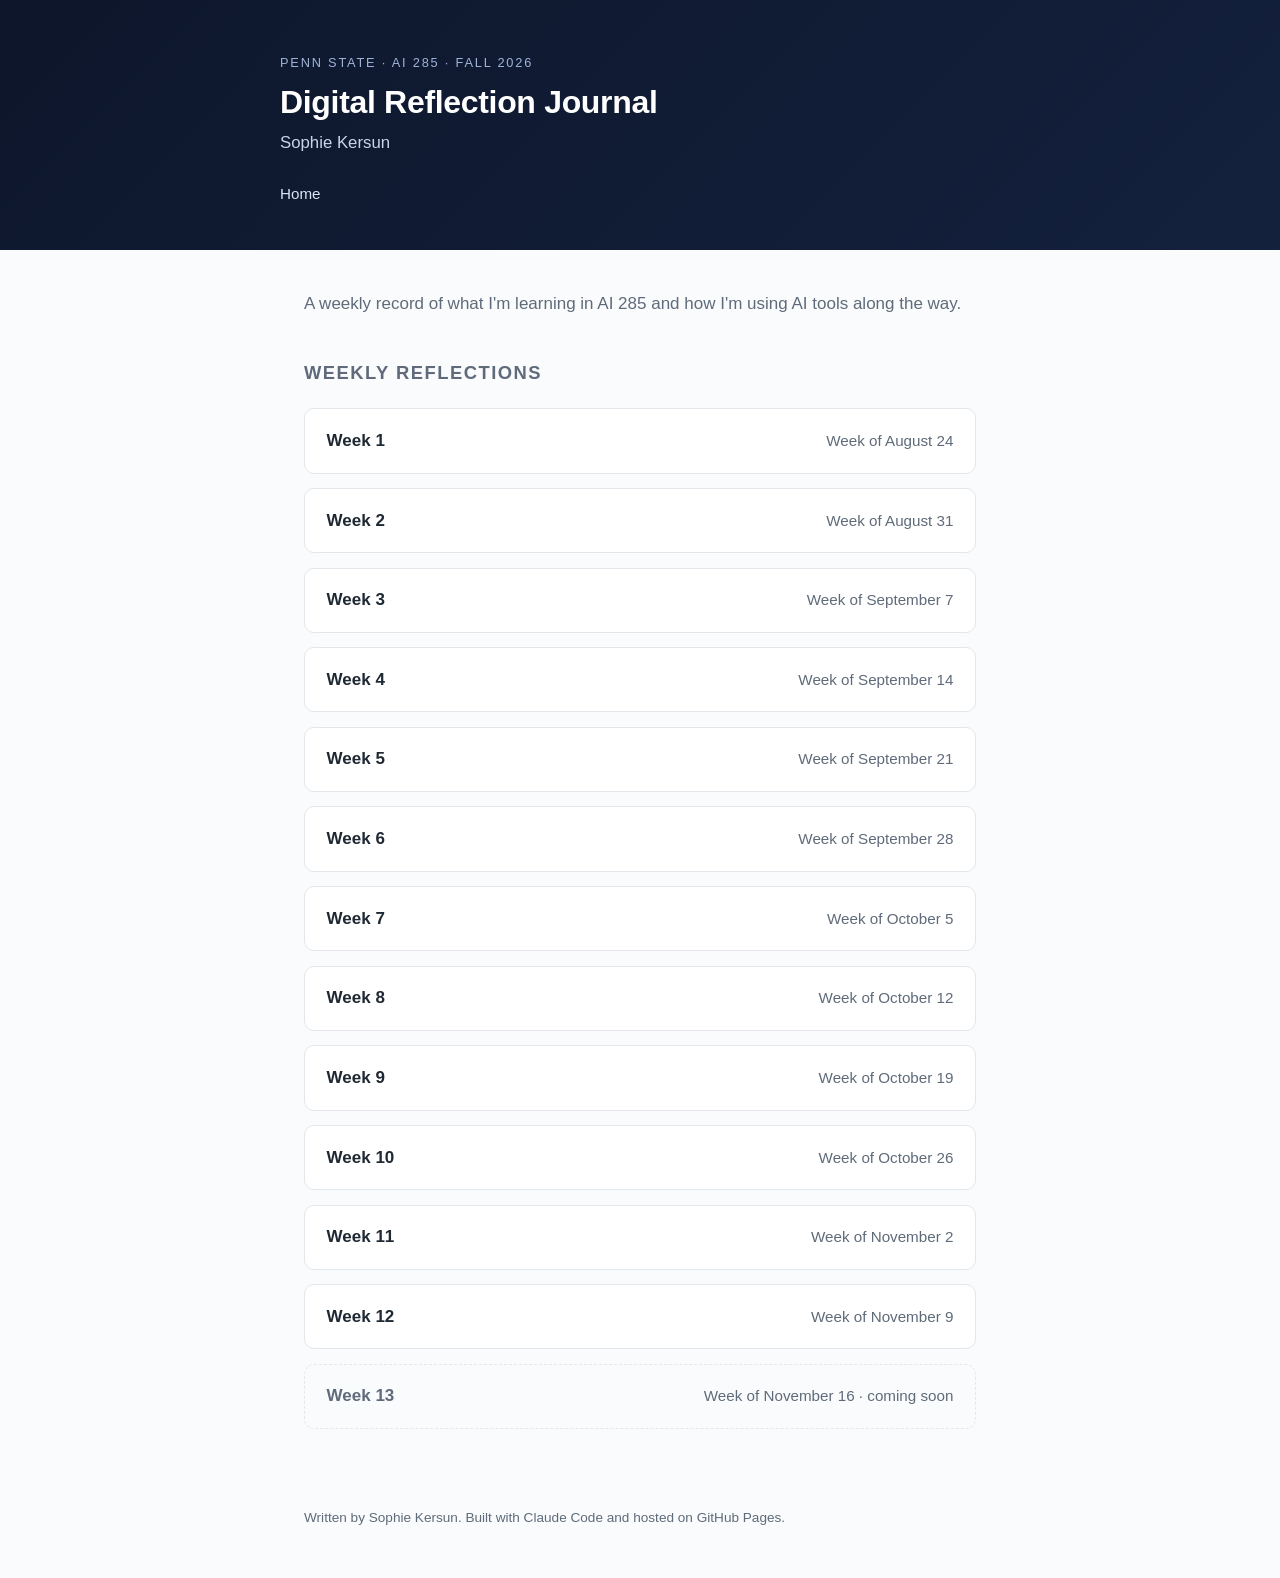
<file: index.html>
<!doctype html>
<html lang="en">
<head>
  <meta charset="utf-8">
  <meta name="viewport" content="width=device-width, initial-scale=1">
  <title>AI 285 | Weekly Reflections</title>
  <link rel="stylesheet" href="style.css">
</head>
<body>
  <header class="site-header">
    <div class="inner">
      <p class="kicker">Penn State · AI 285 · Fall 2026</p>
      <h1>Digital Reflection Journal</h1>
      <p class="byline">Sophie Kersun</p>
      <nav><a href="index.html">Home</a></nav>
    </div>
  </header>

  <main>
    <p class="intro">A weekly record of what I'm learning in AI 285 and how I'm using AI tools along the way.</p>

    <h2>Weekly Reflections</h2>
    <ul class="entries">
      <li><a href="week1.html"><span class="week">Week 1</span><span class="date">Week of August 24</span></a></li>
      <li><a href="week2.html"><span class="week">Week 2</span><span class="date">Week of August 31</span></a></li>
      <li><a href="week3.html"><span class="week">Week 3</span><span class="date">Week of September 7</span></a></li>
      <li><a href="week4.html"><span class="week">Week 4</span><span class="date">Week of September 14</span></a></li>
      <li><a href="week5.html"><span class="week">Week 5</span><span class="date">Week of September 21</span></a></li>
      <li><a href="week6.html"><span class="week">Week 6</span><span class="date">Week of September 28</span></a></li>
      <li><a href="week7.html"><span class="week">Week 7</span><span class="date">Week of October 5</span></a></li>
      <li><a href="week8.html"><span class="week">Week 8</span><span class="date">Week of October 12</span></a></li>
      <li><a href="week9.html"><span class="week">Week 9</span><span class="date">Week of October 19</span></a></li>
      <li><a href="week10.html"><span class="week">Week 10</span><span class="date">Week of October 26</span></a></li>
      <li><a href="week11.html"><span class="week">Week 11</span><span class="date">Week of November 2</span></a></li>
      <li><a href="week12.html"><span class="week">Week 12</span><span class="date">Week of November 9</span></a></li>
      <li class="upcoming"><a><span class="week">Week 13</span><span class="date">Week of November 16 · coming soon</span></a></li>
    </ul>
  </main>

  <footer>Written by Sophie Kersun. Built with Claude Code and hosted on GitHub Pages.</footer>
</body>
</html>
</file>
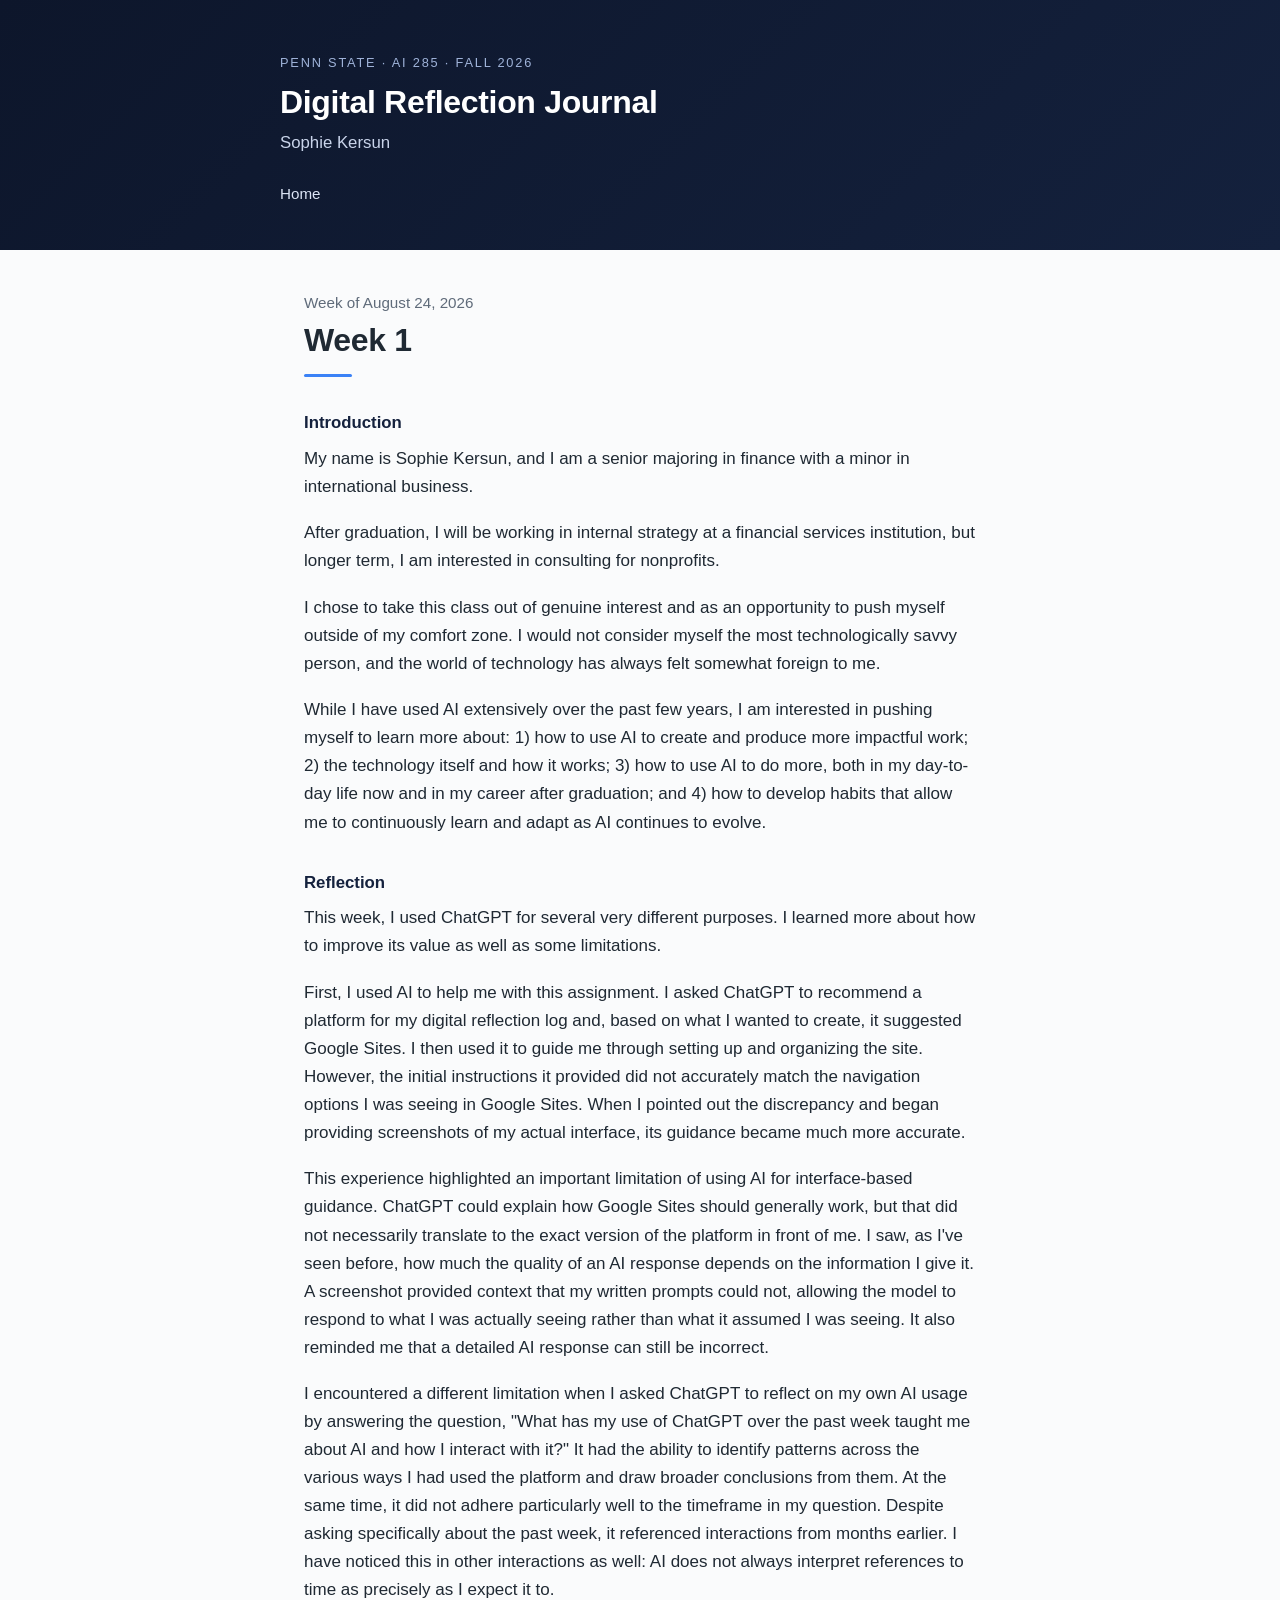
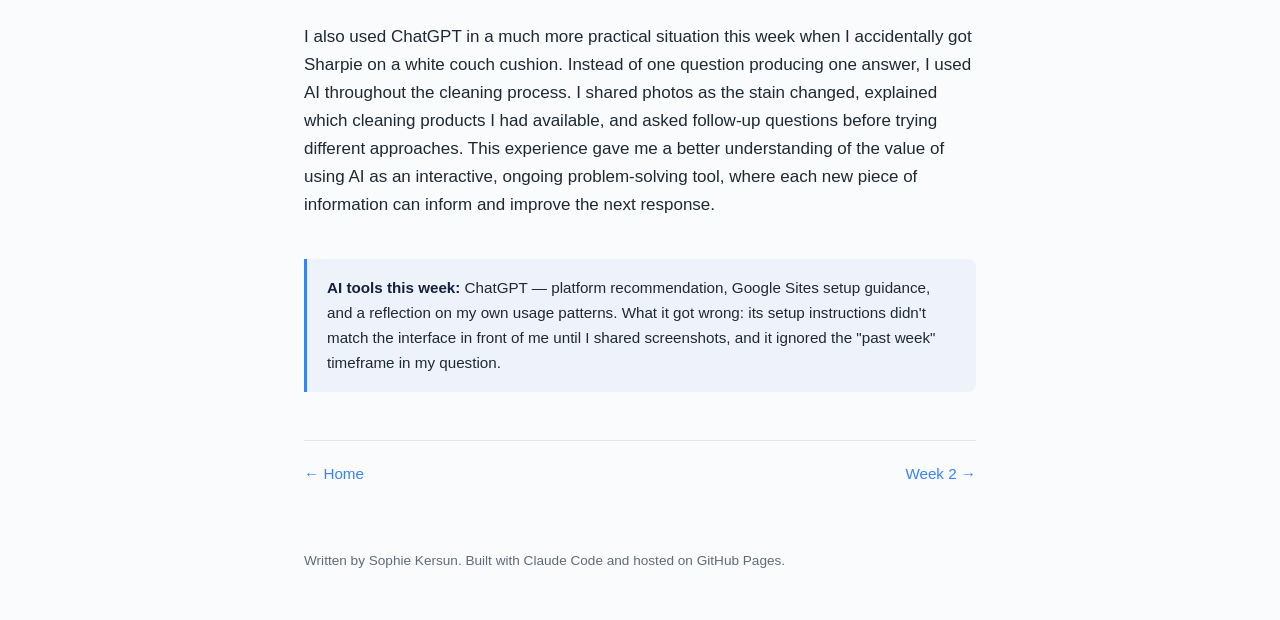
<file: week1.html>
<!doctype html>
<html lang="en">
<head>
  <meta charset="utf-8">
  <meta name="viewport" content="width=device-width, initial-scale=1">
  <title>Week 1 | AI 285 Weekly Reflections</title>
  <link rel="stylesheet" href="style.css">
</head>
<body>
  <header class="site-header">
    <div class="inner">
      <p class="kicker">Penn State · AI 285 · Fall 2026</p>
      <h1>Digital Reflection Journal</h1>
      <p class="byline">Sophie Kersun</p>
      <nav><a href="index.html">Home</a></nav>
    </div>
  </header>

  <main>
    <article class="post">
      <header>
        <p class="date">Week of August 24, 2026</p>
        <h1>Week 1</h1>
      </header>

      <h3>Introduction</h3>
      <p>My name is Sophie Kersun, and I am a senior majoring in finance with a minor in international business.</p>
      <p>After graduation, I will be working in internal strategy at a financial services institution, but longer term, I am interested in consulting for nonprofits.</p>
      <p>I chose to take this class out of genuine interest and as an opportunity to push myself outside of my comfort zone. I would not consider myself the most technologically savvy person, and the world of technology has always felt somewhat foreign to me.</p>
      <p>While I have used AI extensively over the past few years, I am interested in pushing myself to learn more about: 1) how to use AI to create and produce more impactful work; 2) the technology itself and how it works; 3) how to use AI to do more, both in my day-to-day life now and in my career after graduation; and 4) how to develop habits that allow me to continuously learn and adapt as AI continues to evolve.</p>

      <h3>Reflection</h3>
      <p>This week, I used ChatGPT for several very different purposes. I learned more about how to improve its value as well as some limitations.</p>
      <p>First, I used AI to help me with this assignment. I asked ChatGPT to recommend a platform for my digital reflection log and, based on what I wanted to create, it suggested Google Sites. I then used it to guide me through setting up and organizing the site. However, the initial instructions it provided did not accurately match the navigation options I was seeing in Google Sites. When I pointed out the discrepancy and began providing screenshots of my actual interface, its guidance became much more accurate.</p>
      <p>This experience highlighted an important limitation of using AI for interface-based guidance. ChatGPT could explain how Google Sites should generally work, but that did not necessarily translate to the exact version of the platform in front of me. I saw, as I've seen before, how much the quality of an AI response depends on the information I give it. A screenshot provided context that my written prompts could not, allowing the model to respond to what I was actually seeing rather than what it assumed I was seeing. It also reminded me that a detailed AI response can still be incorrect.</p>
      <p>I encountered a different limitation when I asked ChatGPT to reflect on my own AI usage by answering the question, "What has my use of ChatGPT over the past week taught me about AI and how I interact with it?" It had the ability to identify patterns across the various ways I had used the platform and draw broader conclusions from them. At the same time, it did not adhere particularly well to the timeframe in my question. Despite asking specifically about the past week, it referenced interactions from months earlier. I have noticed this in other interactions as well: AI does not always interpret references to time as precisely as I expect it to.</p>
      <p>I also used ChatGPT in a much more practical situation this week when I accidentally got Sharpie on a white couch cushion. Instead of one question producing one answer, I used AI throughout the cleaning process. I shared photos as the stain changed, explained which cleaning products I had available, and asked follow-up questions before trying different approaches. This experience gave me a better understanding of the value of using AI as an interactive, ongoing problem-solving tool, where each new piece of information can inform and improve the next response.</p>

      <div class="tools"><strong>AI tools this week:</strong> ChatGPT — platform recommendation, Google Sites setup guidance, and a reflection on my own usage patterns. What it got wrong: its setup instructions didn't match the interface in front of me until I shared screenshots, and it ignored the "past week" timeframe in my question.</div>

      <nav class="post-nav">
        <a href="index.html">← Home</a>
        <a href="week2.html">Week 2 →</a>
      </nav>
    </article>
  </main>

  <footer>Written by Sophie Kersun. Built with Claude Code and hosted on GitHub Pages.</footer>
</body>
</html>
</file>
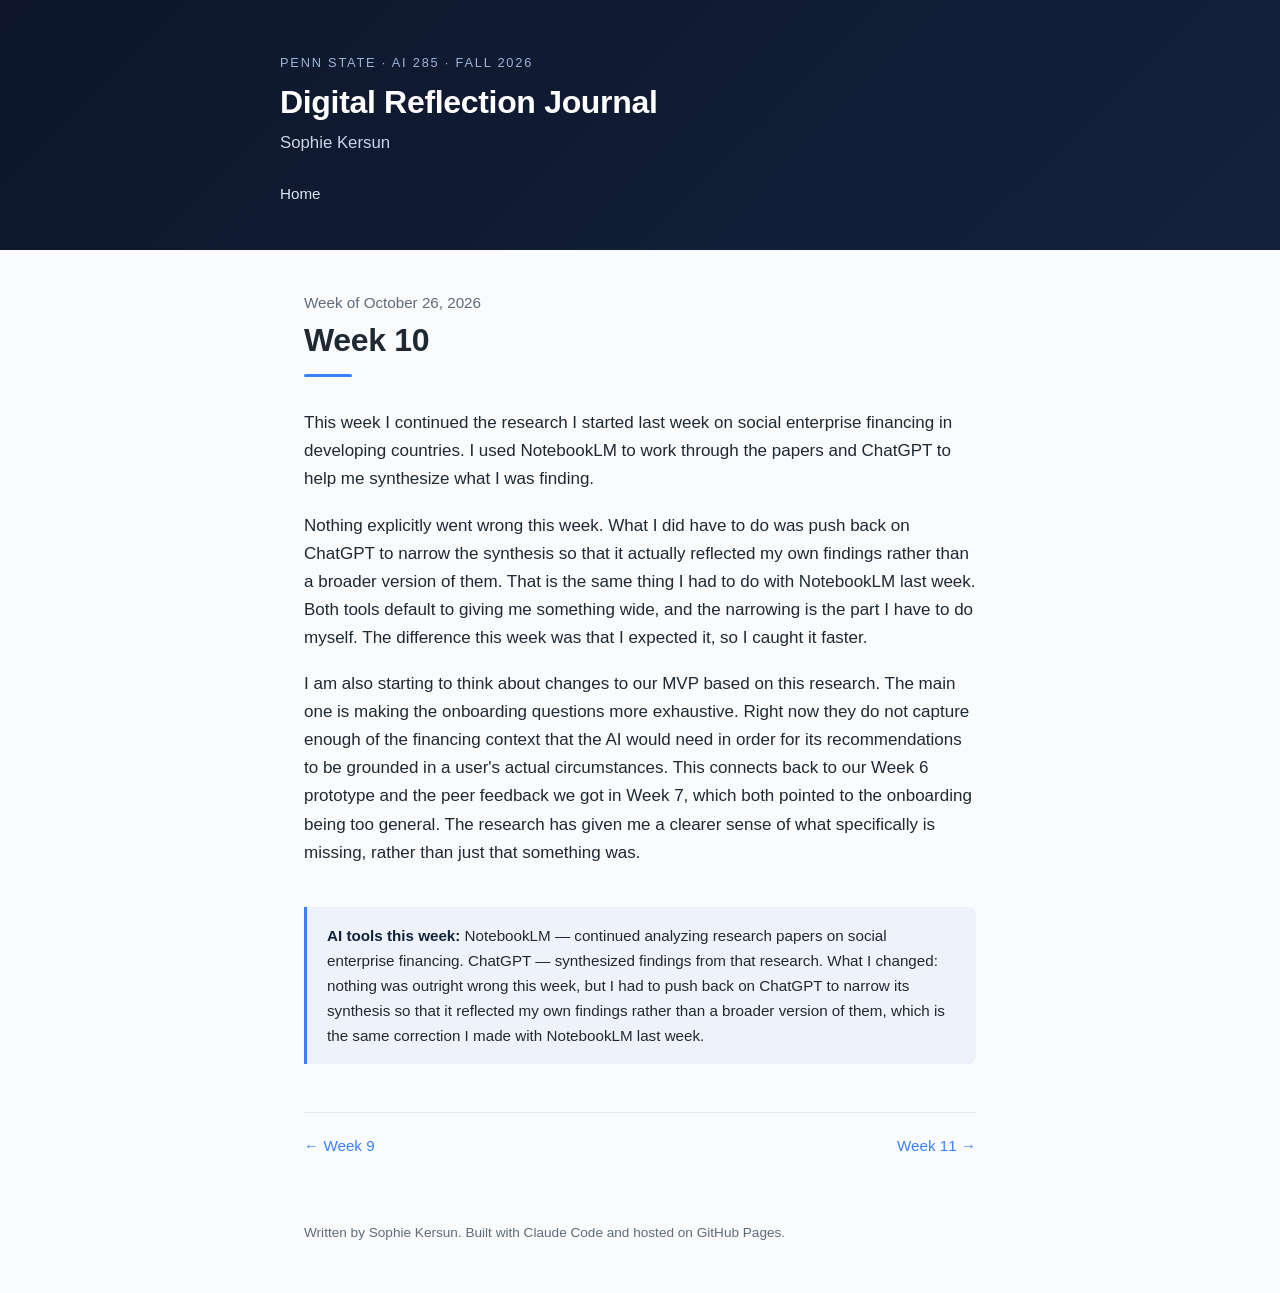
<file: week10.html>
<!doctype html>
<html lang="en">
<head>
  <meta charset="utf-8">
  <meta name="viewport" content="width=device-width, initial-scale=1">
  <title>Week 10 | AI 285 Weekly Reflections</title>
  <link rel="stylesheet" href="style.css">
</head>
<body>
  <header class="site-header">
    <div class="inner">
      <p class="kicker">Penn State · AI 285 · Fall 2026</p>
      <h1>Digital Reflection Journal</h1>
      <p class="byline">Sophie Kersun</p>
      <nav><a href="index.html">Home</a></nav>
    </div>
  </header>

  <main>
    <article class="post">
      <header>
        <p class="date">Week of October 26, 2026</p>
        <h1>Week 10</h1>
      </header>

      <p>This week I continued the research I started last week on social enterprise financing in developing countries. I used NotebookLM to work through the papers and ChatGPT to help me synthesize what I was finding.</p>

      <p>Nothing explicitly went wrong this week. What I did have to do was push back on ChatGPT to narrow the synthesis so that it actually reflected my own findings rather than a broader version of them. That is the same thing I had to do with NotebookLM last week. Both tools default to giving me something wide, and the narrowing is the part I have to do myself. The difference this week was that I expected it, so I caught it faster.</p>

      <p>I am also starting to think about changes to our MVP based on this research. The main one is making the onboarding questions more exhaustive. Right now they do not capture enough of the financing context that the AI would need in order for its recommendations to be grounded in a user's actual circumstances. This connects back to our Week 6 prototype and the peer feedback we got in Week 7, which both pointed to the onboarding being too general. The research has given me a clearer sense of what specifically is missing, rather than just that something was.</p>

      <div class="tools"><strong>AI tools this week:</strong> NotebookLM — continued analyzing research papers on social enterprise financing. ChatGPT — synthesized findings from that research. What I changed: nothing was outright wrong this week, but I had to push back on ChatGPT to narrow its synthesis so that it reflected my own findings rather than a broader version of them, which is the same correction I made with NotebookLM last week.</div>

      <nav class="post-nav">
        <a href="week9.html">← Week 9</a>
        <a href="week11.html">Week 11 →</a>
      </nav>
    </article>
  </main>

  <footer>Written by Sophie Kersun. Built with Claude Code and hosted on GitHub Pages.</footer>
</body>
</html>
</file>
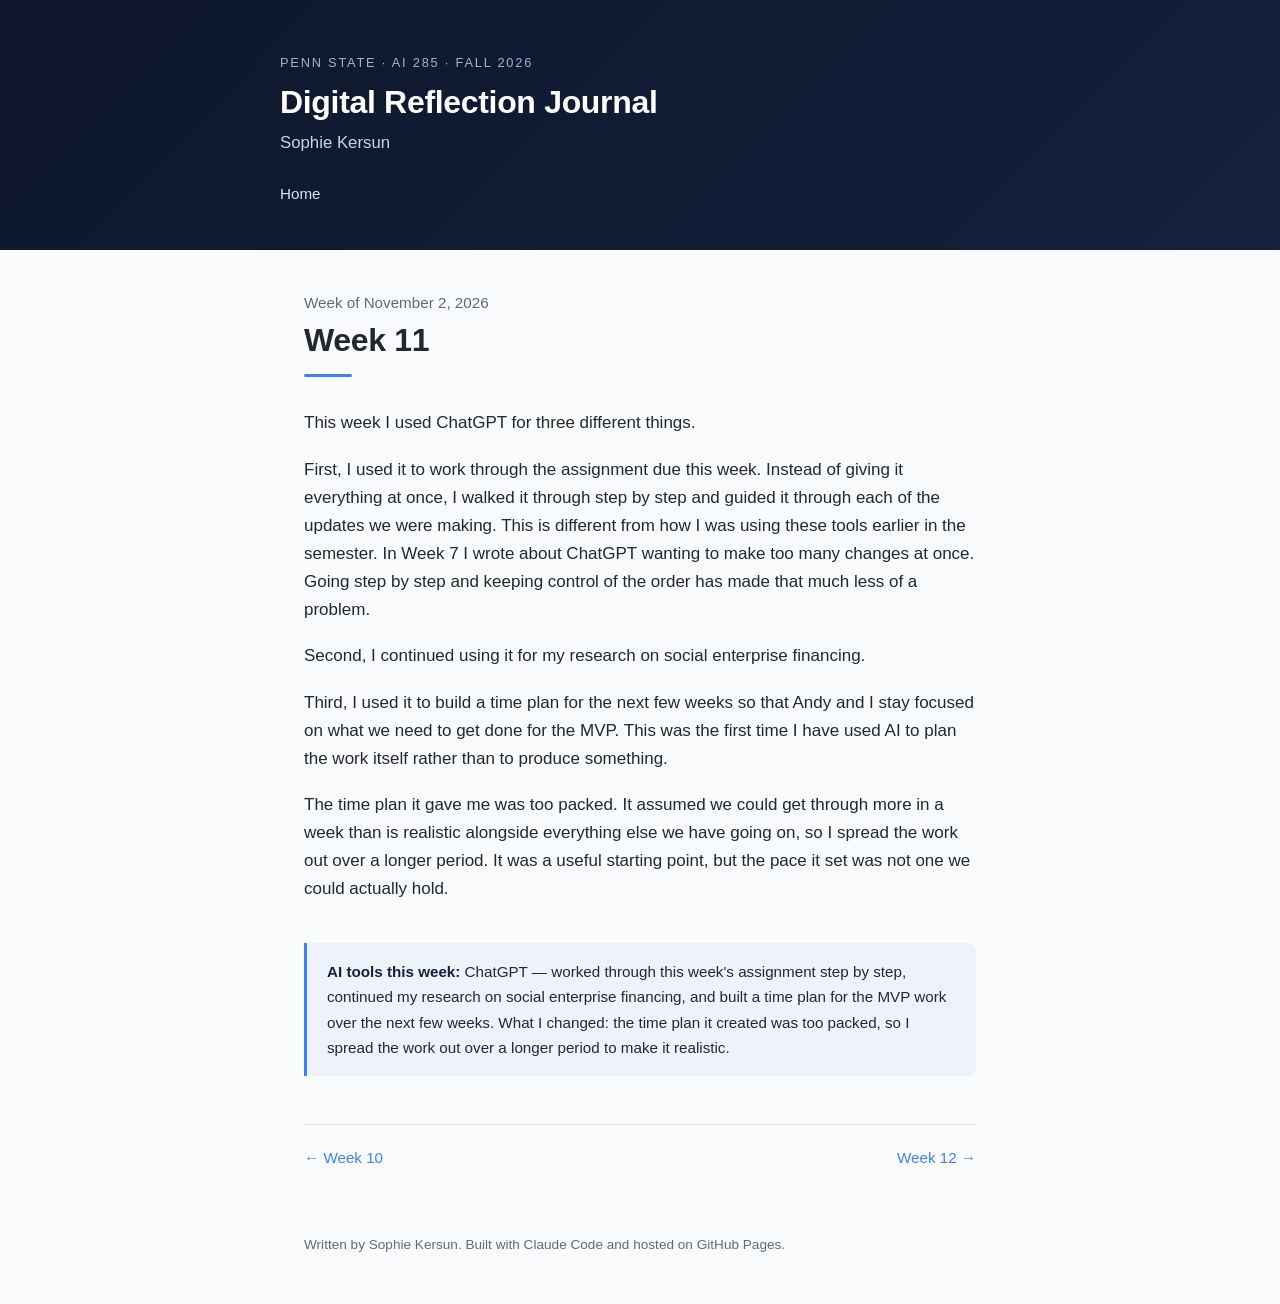
<file: week11.html>
<!doctype html>
<html lang="en">
<head>
  <meta charset="utf-8">
  <meta name="viewport" content="width=device-width, initial-scale=1">
  <title>Week 11 | AI 285 Weekly Reflections</title>
  <link rel="stylesheet" href="style.css">
</head>
<body>
  <header class="site-header">
    <div class="inner">
      <p class="kicker">Penn State · AI 285 · Fall 2026</p>
      <h1>Digital Reflection Journal</h1>
      <p class="byline">Sophie Kersun</p>
      <nav><a href="index.html">Home</a></nav>
    </div>
  </header>

  <main>
    <article class="post">
      <header>
        <p class="date">Week of November 2, 2026</p>
        <h1>Week 11</h1>
      </header>

      <p>This week I used ChatGPT for three different things.</p>

      <p>First, I used it to work through the assignment due this week. Instead of giving it everything at once, I walked it through step by step and guided it through each of the updates we were making. This is different from how I was using these tools earlier in the semester. In Week 7 I wrote about ChatGPT wanting to make too many changes at once. Going step by step and keeping control of the order has made that much less of a problem.</p>

      <p>Second, I continued using it for my research on social enterprise financing.</p>

      <p>Third, I used it to build a time plan for the next few weeks so that Andy and I stay focused on what we need to get done for the MVP. This was the first time I have used AI to plan the work itself rather than to produce something.</p>

      <p>The time plan it gave me was too packed. It assumed we could get through more in a week than is realistic alongside everything else we have going on, so I spread the work out over a longer period. It was a useful starting point, but the pace it set was not one we could actually hold.</p>

      <div class="tools"><strong>AI tools this week:</strong> ChatGPT — worked through this week's assignment step by step, continued my research on social enterprise financing, and built a time plan for the MVP work over the next few weeks. What I changed: the time plan it created was too packed, so I spread the work out over a longer period to make it realistic.</div>

      <nav class="post-nav">
        <a href="week10.html">← Week 10</a>
        <a href="week12.html">Week 12 →</a>
      </nav>
    </article>
  </main>

  <footer>Written by Sophie Kersun. Built with Claude Code and hosted on GitHub Pages.</footer>
</body>
</html>
</file>
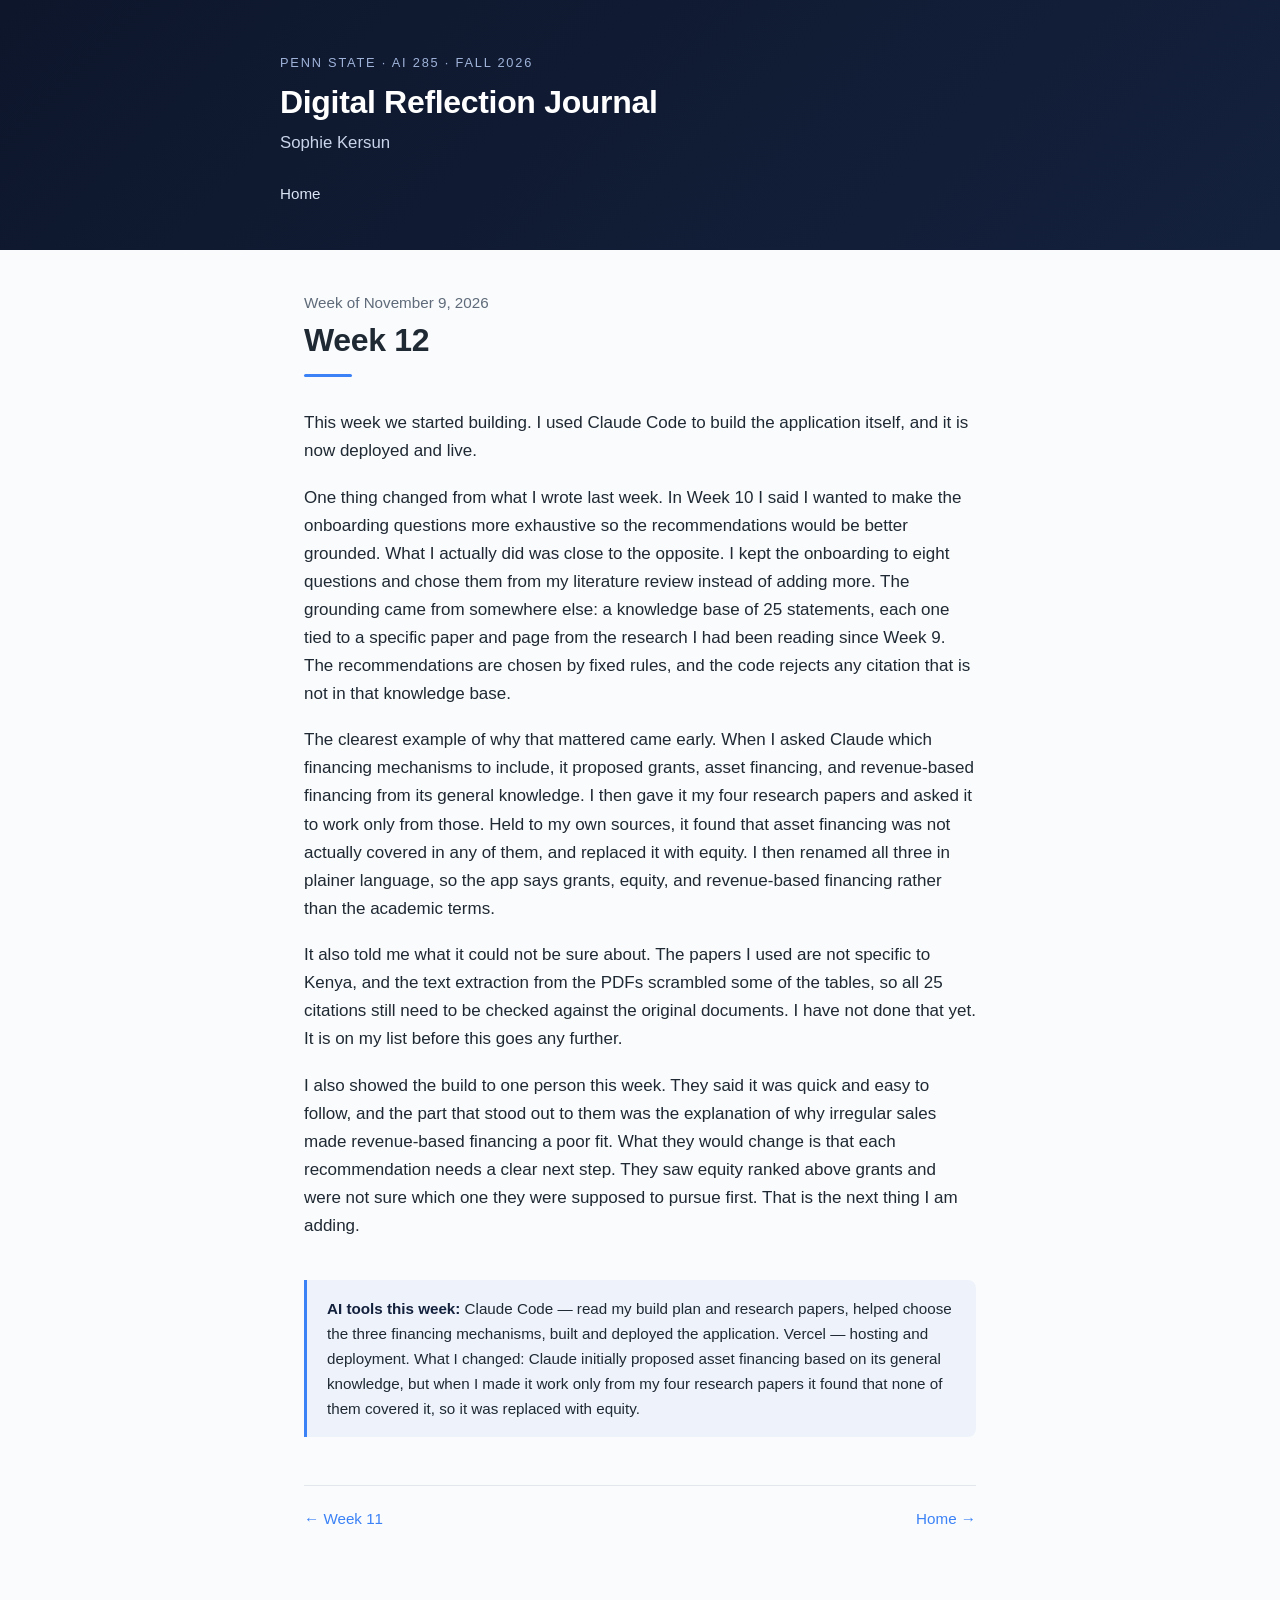
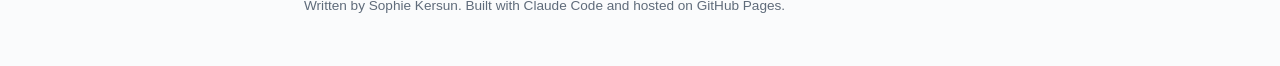
<file: week12.html>
<!doctype html>
<html lang="en">
<head>
  <meta charset="utf-8">
  <meta name="viewport" content="width=device-width, initial-scale=1">
  <title>Week 12 | AI 285 Weekly Reflections</title>
  <link rel="stylesheet" href="style.css">
</head>
<body>
  <header class="site-header">
    <div class="inner">
      <p class="kicker">Penn State · AI 285 · Fall 2026</p>
      <h1>Digital Reflection Journal</h1>
      <p class="byline">Sophie Kersun</p>
      <nav><a href="index.html">Home</a></nav>
    </div>
  </header>

  <main>
    <article class="post">
      <header>
        <p class="date">Week of November 9, 2026</p>
        <h1>Week 12</h1>
      </header>

      <p>This week we started building. I used Claude Code to build the application itself, and it is now deployed and live.</p>

      <p>One thing changed from what I wrote last week. In Week 10 I said I wanted to make the onboarding questions more exhaustive so the recommendations would be better grounded. What I actually did was close to the opposite. I kept the onboarding to eight questions and chose them from my literature review instead of adding more. The grounding came from somewhere else: a knowledge base of 25 statements, each one tied to a specific paper and page from the research I had been reading since Week 9. The recommendations are chosen by fixed rules, and the code rejects any citation that is not in that knowledge base.</p>

      <p>The clearest example of why that mattered came early. When I asked Claude which financing mechanisms to include, it proposed grants, asset financing, and revenue-based financing from its general knowledge. I then gave it my four research papers and asked it to work only from those. Held to my own sources, it found that asset financing was not actually covered in any of them, and replaced it with equity. I then renamed all three in plainer language, so the app says grants, equity, and revenue-based financing rather than the academic terms.</p>

      <p>It also told me what it could not be sure about. The papers I used are not specific to Kenya, and the text extraction from the PDFs scrambled some of the tables, so all 25 citations still need to be checked against the original documents. I have not done that yet. It is on my list before this goes any further.</p>

      <p>I also showed the build to one person this week. They said it was quick and easy to follow, and the part that stood out to them was the explanation of why irregular sales made revenue-based financing a poor fit. What they would change is that each recommendation needs a clear next step. They saw equity ranked above grants and were not sure which one they were supposed to pursue first. That is the next thing I am adding.</p>

      <div class="tools"><strong>AI tools this week:</strong> Claude Code — read my build plan and research papers, helped choose the three financing mechanisms, built and deployed the application. Vercel — hosting and deployment. What I changed: Claude initially proposed asset financing based on its general knowledge, but when I made it work only from my four research papers it found that none of them covered it, so it was replaced with equity.</div>

      <nav class="post-nav">
        <a href="week11.html">← Week 11</a>
        <a href="index.html">Home →</a>
      </nav>
    </article>
  </main>

  <footer>Written by Sophie Kersun. Built with Claude Code and hosted on GitHub Pages.</footer>
</body>
</html>
</file>
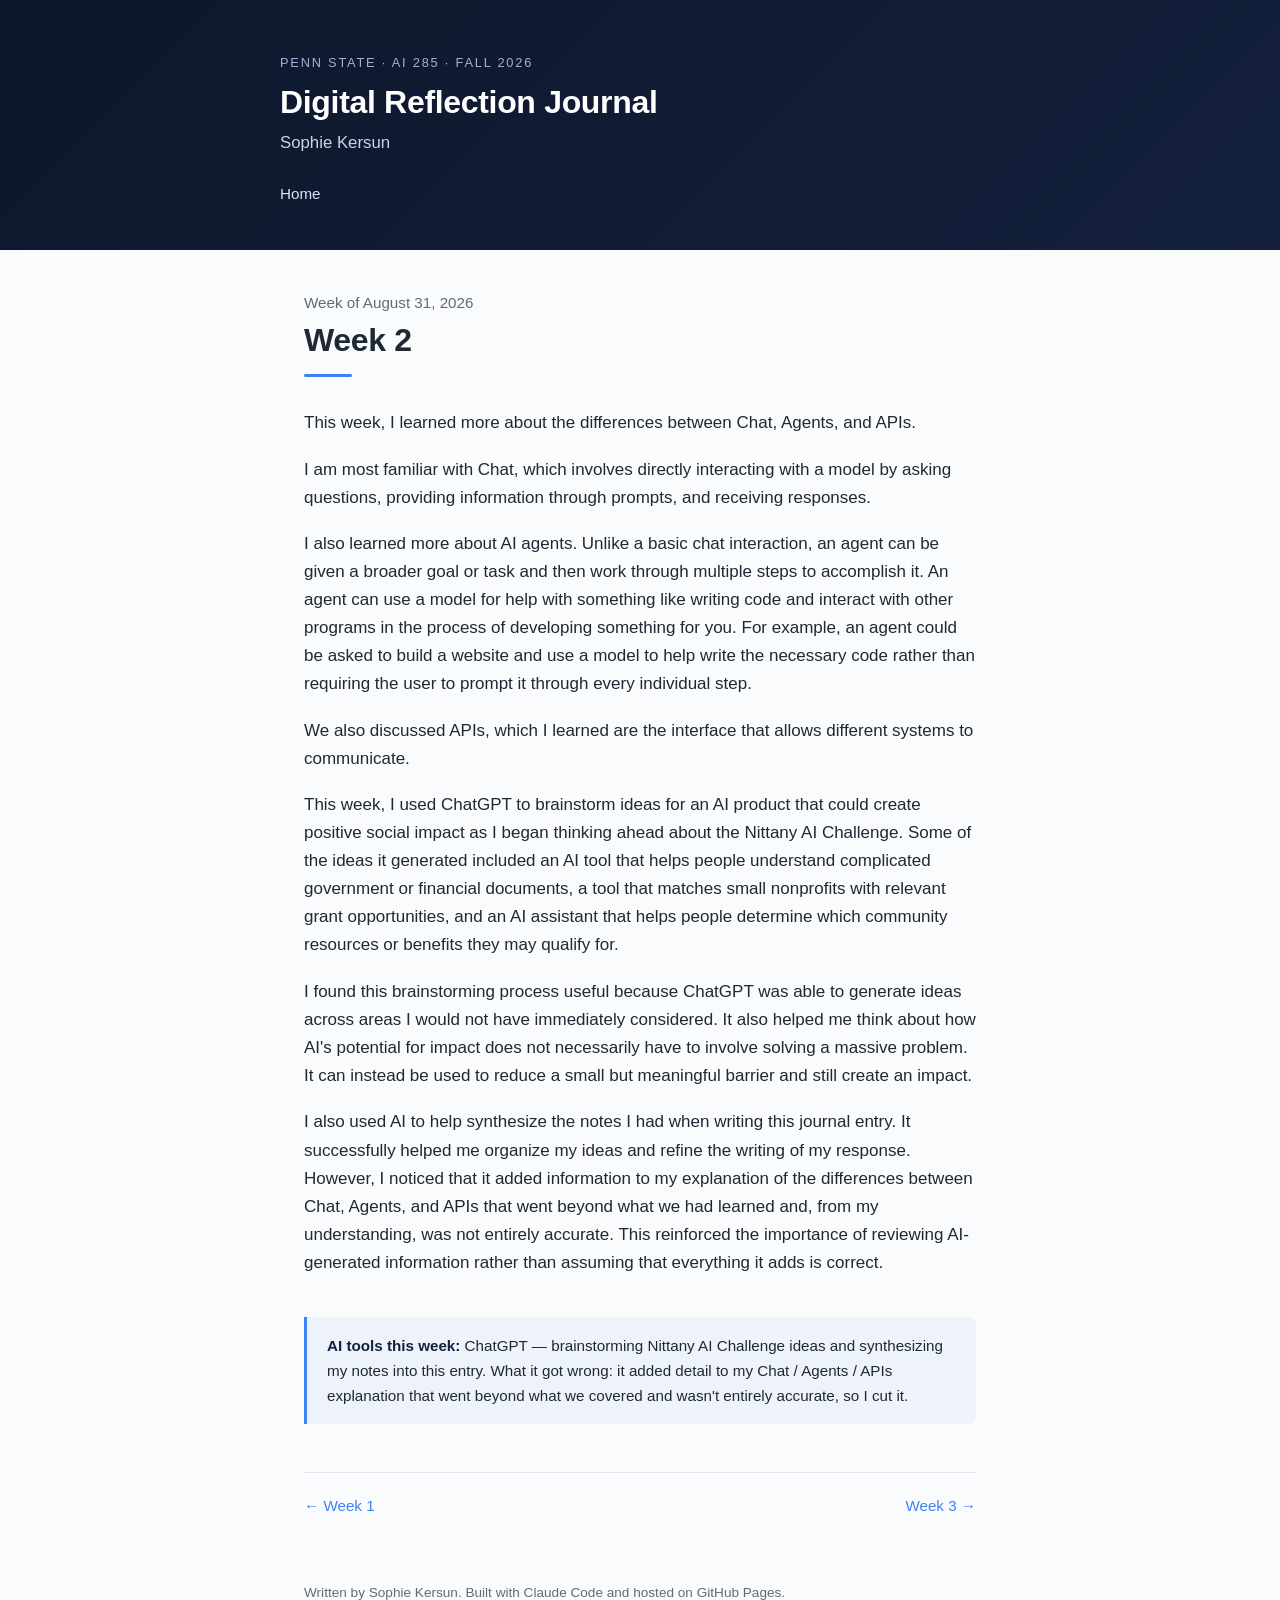
<file: week2.html>
<!doctype html>
<html lang="en">
<head>
  <meta charset="utf-8">
  <meta name="viewport" content="width=device-width, initial-scale=1">
  <title>Week 2 | AI 285 Weekly Reflections</title>
  <link rel="stylesheet" href="style.css">
</head>
<body>
  <header class="site-header">
    <div class="inner">
      <p class="kicker">Penn State · AI 285 · Fall 2026</p>
      <h1>Digital Reflection Journal</h1>
      <p class="byline">Sophie Kersun</p>
      <nav><a href="index.html">Home</a></nav>
    </div>
  </header>

  <main>
    <article class="post">
      <header>
        <p class="date">Week of August 31, 2026</p>
        <h1>Week 2</h1>
      </header>

      <p>This week, I learned more about the differences between Chat, Agents, and APIs.</p>
      <p>I am most familiar with Chat, which involves directly interacting with a model by asking questions, providing information through prompts, and receiving responses.</p>
      <p>I also learned more about AI agents. Unlike a basic chat interaction, an agent can be given a broader goal or task and then work through multiple steps to accomplish it. An agent can use a model for help with something like writing code and interact with other programs in the process of developing something for you. For example, an agent could be asked to build a website and use a model to help write the necessary code rather than requiring the user to prompt it through every individual step.</p>
      <p>We also discussed APIs, which I learned are the interface that allows different systems to communicate.</p>
      <p>This week, I used ChatGPT to brainstorm ideas for an AI product that could create positive social impact as I began thinking ahead about the Nittany AI Challenge. Some of the ideas it generated included an AI tool that helps people understand complicated government or financial documents, a tool that matches small nonprofits with relevant grant opportunities, and an AI assistant that helps people determine which community resources or benefits they may qualify for.</p>
      <p>I found this brainstorming process useful because ChatGPT was able to generate ideas across areas I would not have immediately considered. It also helped me think about how AI's potential for impact does not necessarily have to involve solving a massive problem. It can instead be used to reduce a small but meaningful barrier and still create an impact.</p>
      <p>I also used AI to help synthesize the notes I had when writing this journal entry. It successfully helped me organize my ideas and refine the writing of my response. However, I noticed that it added information to my explanation of the differences between Chat, Agents, and APIs that went beyond what we had learned and, from my understanding, was not entirely accurate. This reinforced the importance of reviewing AI-generated information rather than assuming that everything it adds is correct.</p>

      <div class="tools"><strong>AI tools this week:</strong> ChatGPT — brainstorming Nittany AI Challenge ideas and synthesizing my notes into this entry. What it got wrong: it added detail to my Chat / Agents / APIs explanation that went beyond what we covered and wasn't entirely accurate, so I cut it.</div>

      <nav class="post-nav">
        <a href="week1.html">← Week 1</a>
        <a href="week3.html">Week 3 →</a>
      </nav>
    </article>
  </main>

  <footer>Written by Sophie Kersun. Built with Claude Code and hosted on GitHub Pages.</footer>
</body>
</html>
</file>
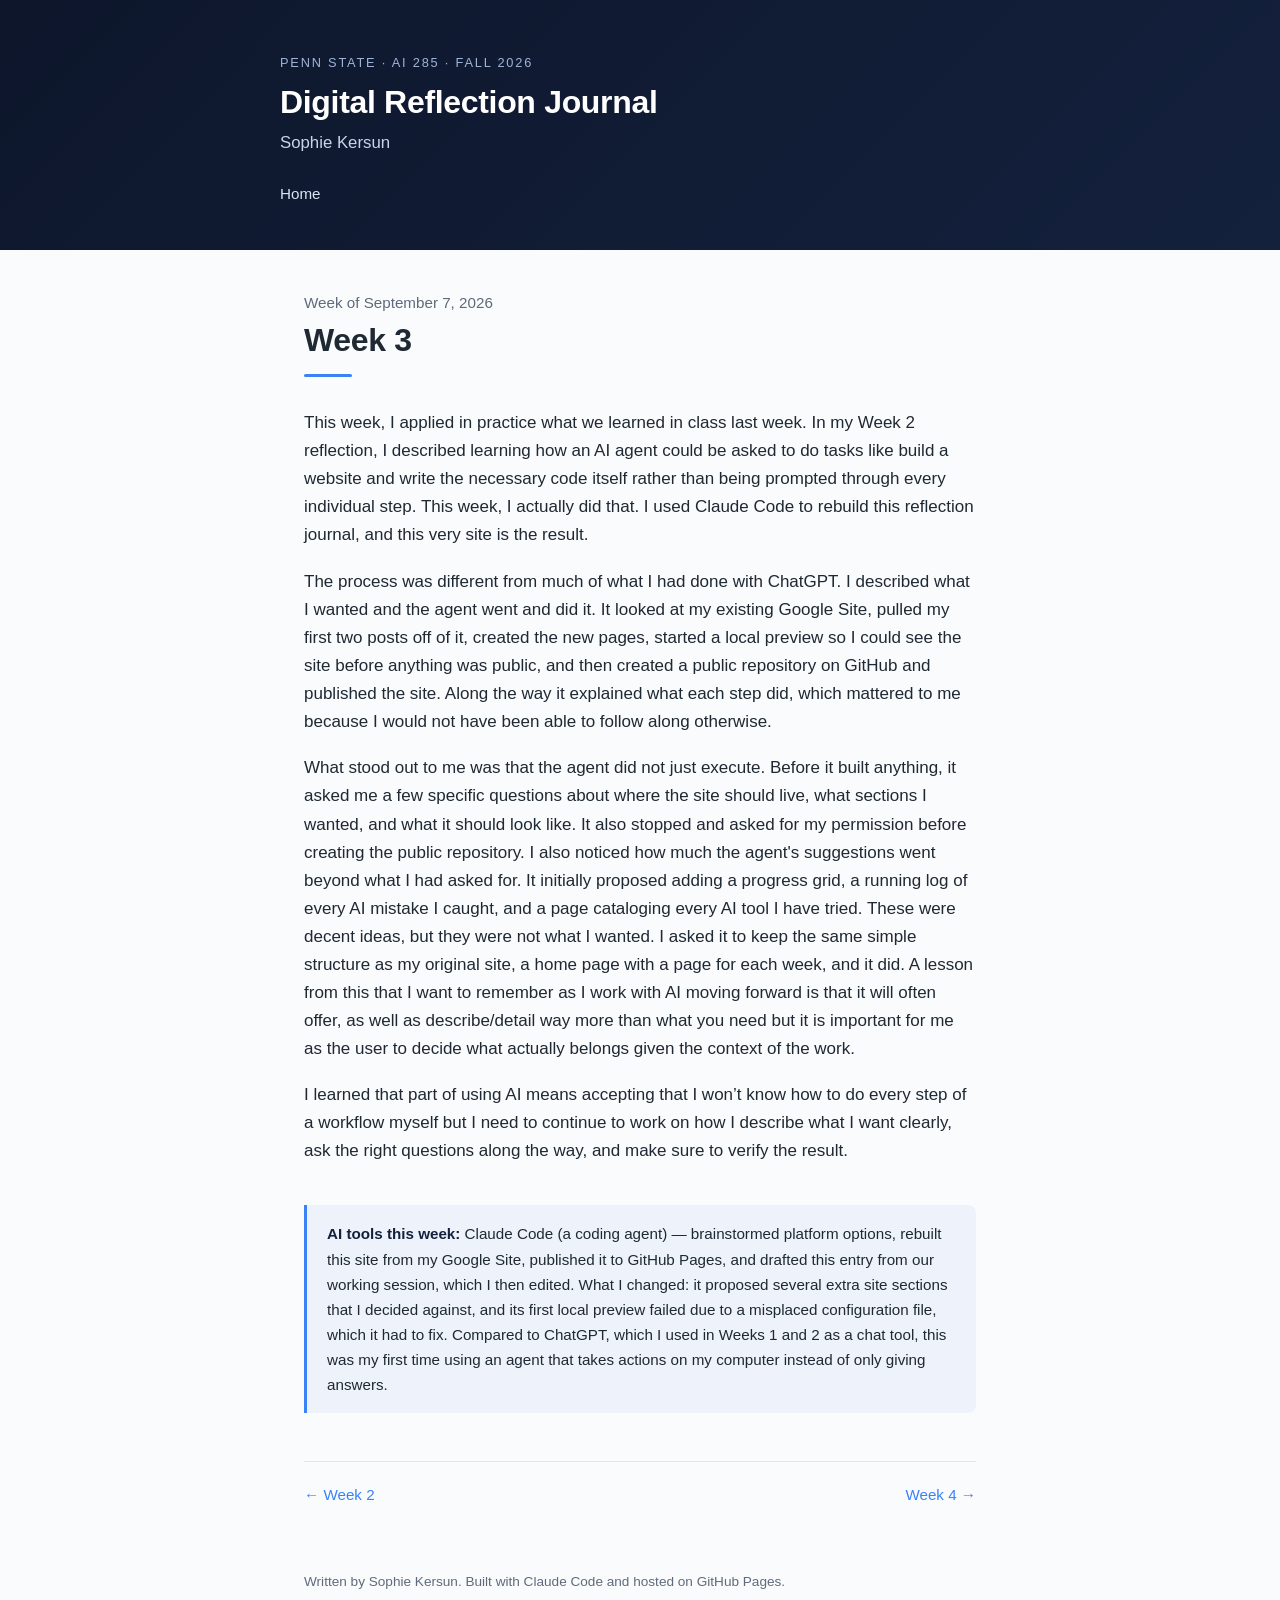
<file: week3.html>
<!doctype html>
<html lang="en">
<head>
  <meta charset="utf-8">
  <meta name="viewport" content="width=device-width, initial-scale=1">
  <title>Week 3 | AI 285 Weekly Reflections</title>
  <link rel="stylesheet" href="style.css">
</head>
<body>
  <header class="site-header">
    <div class="inner">
      <p class="kicker">Penn State · AI 285 · Fall 2026</p>
      <h1>Digital Reflection Journal</h1>
      <p class="byline">Sophie Kersun</p>
      <nav><a href="index.html">Home</a></nav>
    </div>
  </header>

  <main>
    <article class="post">
      <header>
        <p class="date">Week of September 7, 2026</p>
        <h1>Week 3</h1>
      </header>

      <p>This week, I applied in practice what we learned in class last week. In my Week 2 reflection, I described learning how an AI agent could be asked to do tasks like build a website and write the necessary code itself rather than being prompted through every individual step. This week, I actually did that. I used Claude Code to rebuild this reflection journal, and this very site is the result.</p>

      <p>The process was different from much of what I had done with ChatGPT. I described what I wanted and the agent went and did it. It looked at my existing Google Site, pulled my first two posts off of it, created the new pages, started a local preview so I could see the site before anything was public, and then created a public repository on GitHub and published the site. Along the way it explained what each step did, which mattered to me because I would not have been able to follow along otherwise.</p>

      <p>What stood out to me was that the agent did not just execute. Before it built anything, it asked me a few specific questions about where the site should live, what sections I wanted, and what it should look like. It also stopped and asked for my permission before creating the public repository. I also noticed how much the agent's suggestions went beyond what I had asked for. It initially proposed adding a progress grid, a running log of every AI mistake I caught, and a page cataloging every AI tool I have tried. These were decent ideas, but they were not what I wanted. I asked it to keep the same simple structure as my original site, a home page with a page for each week, and it did. A lesson from this that I want to remember as I work with AI moving forward is that it will often offer, as well as describe/detail way more than what you need but it is important for me as the user to decide what actually belongs given the context of the work.</p>

      <p>I learned that part of using AI means accepting that I won’t know how to do every step of a workflow myself but I need to continue to work on how I describe what I want clearly, ask the right questions along the way, and make sure to verify the result.</p>

      <div class="tools"><strong>AI tools this week:</strong> Claude Code (a coding agent) — brainstormed platform options, rebuilt this site from my Google Site, published it to GitHub Pages, and drafted this entry from our working session, which I then edited. What I changed: it proposed several extra site sections that I decided against, and its first local preview failed due to a misplaced configuration file, which it had to fix. Compared to ChatGPT, which I used in Weeks 1 and 2 as a chat tool, this was my first time using an agent that takes actions on my computer instead of only giving answers.</div>

      <nav class="post-nav">
        <a href="week2.html">← Week 2</a>
        <a href="week4.html">Week 4 →</a>
      </nav>
    </article>
  </main>

  <footer>Written by Sophie Kersun. Built with Claude Code and hosted on GitHub Pages.</footer>
</body>
</html>
</file>
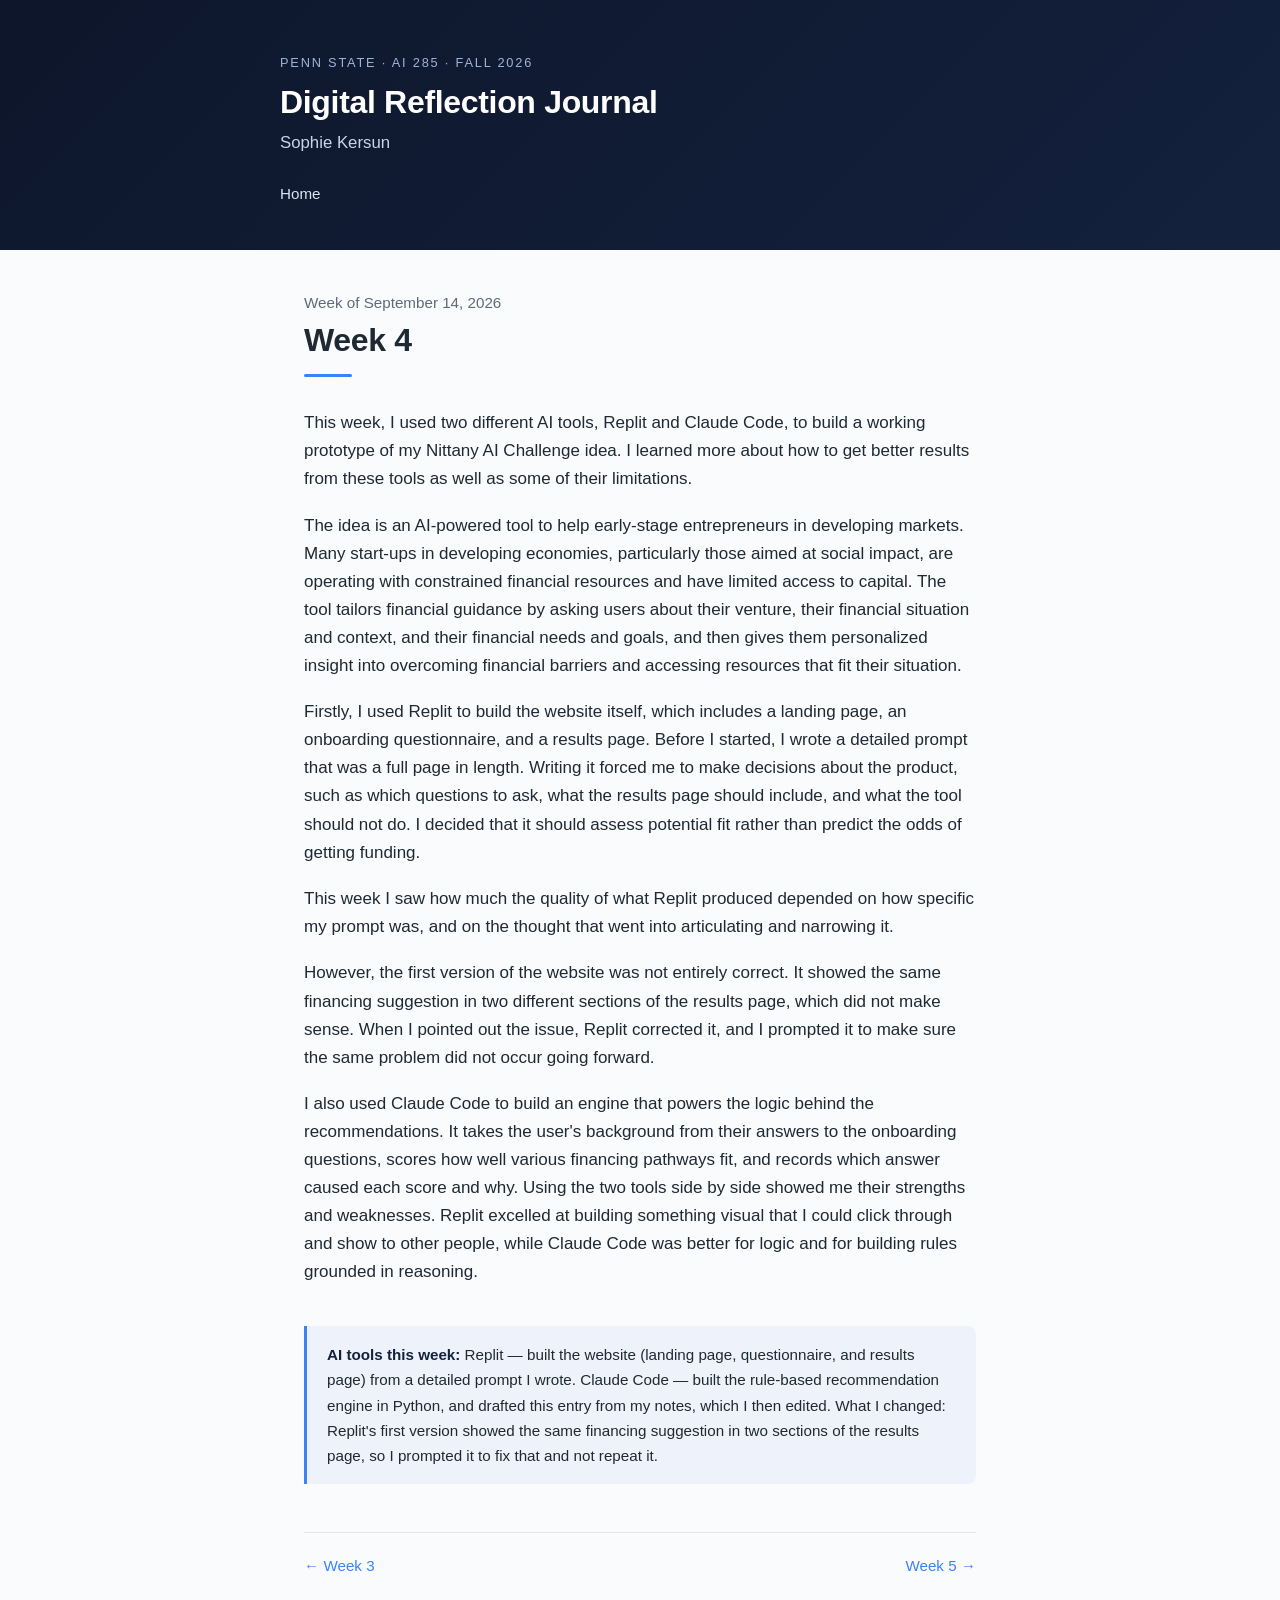
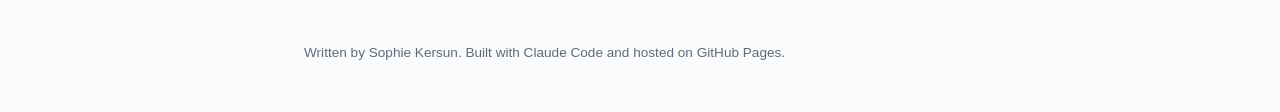
<file: week4.html>
<!doctype html>
<html lang="en">
<head>
  <meta charset="utf-8">
  <meta name="viewport" content="width=device-width, initial-scale=1">
  <title>Week 4 | AI 285 Weekly Reflections</title>
  <link rel="stylesheet" href="style.css">
</head>
<body>
  <header class="site-header">
    <div class="inner">
      <p class="kicker">Penn State · AI 285 · Fall 2026</p>
      <h1>Digital Reflection Journal</h1>
      <p class="byline">Sophie Kersun</p>
      <nav><a href="index.html">Home</a></nav>
    </div>
  </header>

  <main>
    <article class="post">
      <header>
        <p class="date">Week of September 14, 2026</p>
        <h1>Week 4</h1>
      </header>

      <p>This week, I used two different AI tools, Replit and Claude Code, to build a working prototype of my Nittany AI Challenge idea. I learned more about how to get better results from these tools as well as some of their limitations.</p>

      <p>The idea is an AI-powered tool to help early-stage entrepreneurs in developing markets. Many start-ups in developing economies, particularly those aimed at social impact, are operating with constrained financial resources and have limited access to capital. The tool tailors financial guidance by asking users about their venture, their financial situation and context, and their financial needs and goals, and then gives them personalized insight into overcoming financial barriers and accessing resources that fit their situation.</p>

      <p>Firstly, I used Replit to build the website itself, which includes a landing page, an onboarding questionnaire, and a results page. Before I started, I wrote a detailed prompt that was a full page in length. Writing it forced me to make decisions about the product, such as which questions to ask, what the results page should include, and what the tool should not do. I decided that it should assess potential fit rather than predict the odds of getting funding.</p>

      <p>This week I saw how much the quality of what Replit produced depended on how specific my prompt was, and on the thought that went into articulating and narrowing it.</p>

      <p>However, the first version of the website was not entirely correct. It showed the same financing suggestion in two different sections of the results page, which did not make sense. When I pointed out the issue, Replit corrected it, and I prompted it to make sure the same problem did not occur going forward.</p>

      <p>I also used Claude Code to build an engine that powers the logic behind the recommendations. It takes the user's background from their answers to the onboarding questions, scores how well various financing pathways fit, and records which answer caused each score and why. Using the two tools side by side showed me their strengths and weaknesses. Replit excelled at building something visual that I could click through and show to other people, while Claude Code was better for logic and for building rules grounded in reasoning.</p>

      <div class="tools"><strong>AI tools this week:</strong> Replit — built the website (landing page, questionnaire, and results page) from a detailed prompt I wrote. Claude Code — built the rule-based recommendation engine in Python, and drafted this entry from my notes, which I then edited. What I changed: Replit's first version showed the same financing suggestion in two sections of the results page, so I prompted it to fix that and not repeat it.</div>

      <nav class="post-nav">
        <a href="week3.html">← Week 3</a>
        <a href="week5.html">Week 5 →</a>
      </nav>
    </article>
  </main>

  <footer>Written by Sophie Kersun. Built with Claude Code and hosted on GitHub Pages.</footer>
</body>
</html>
</file>
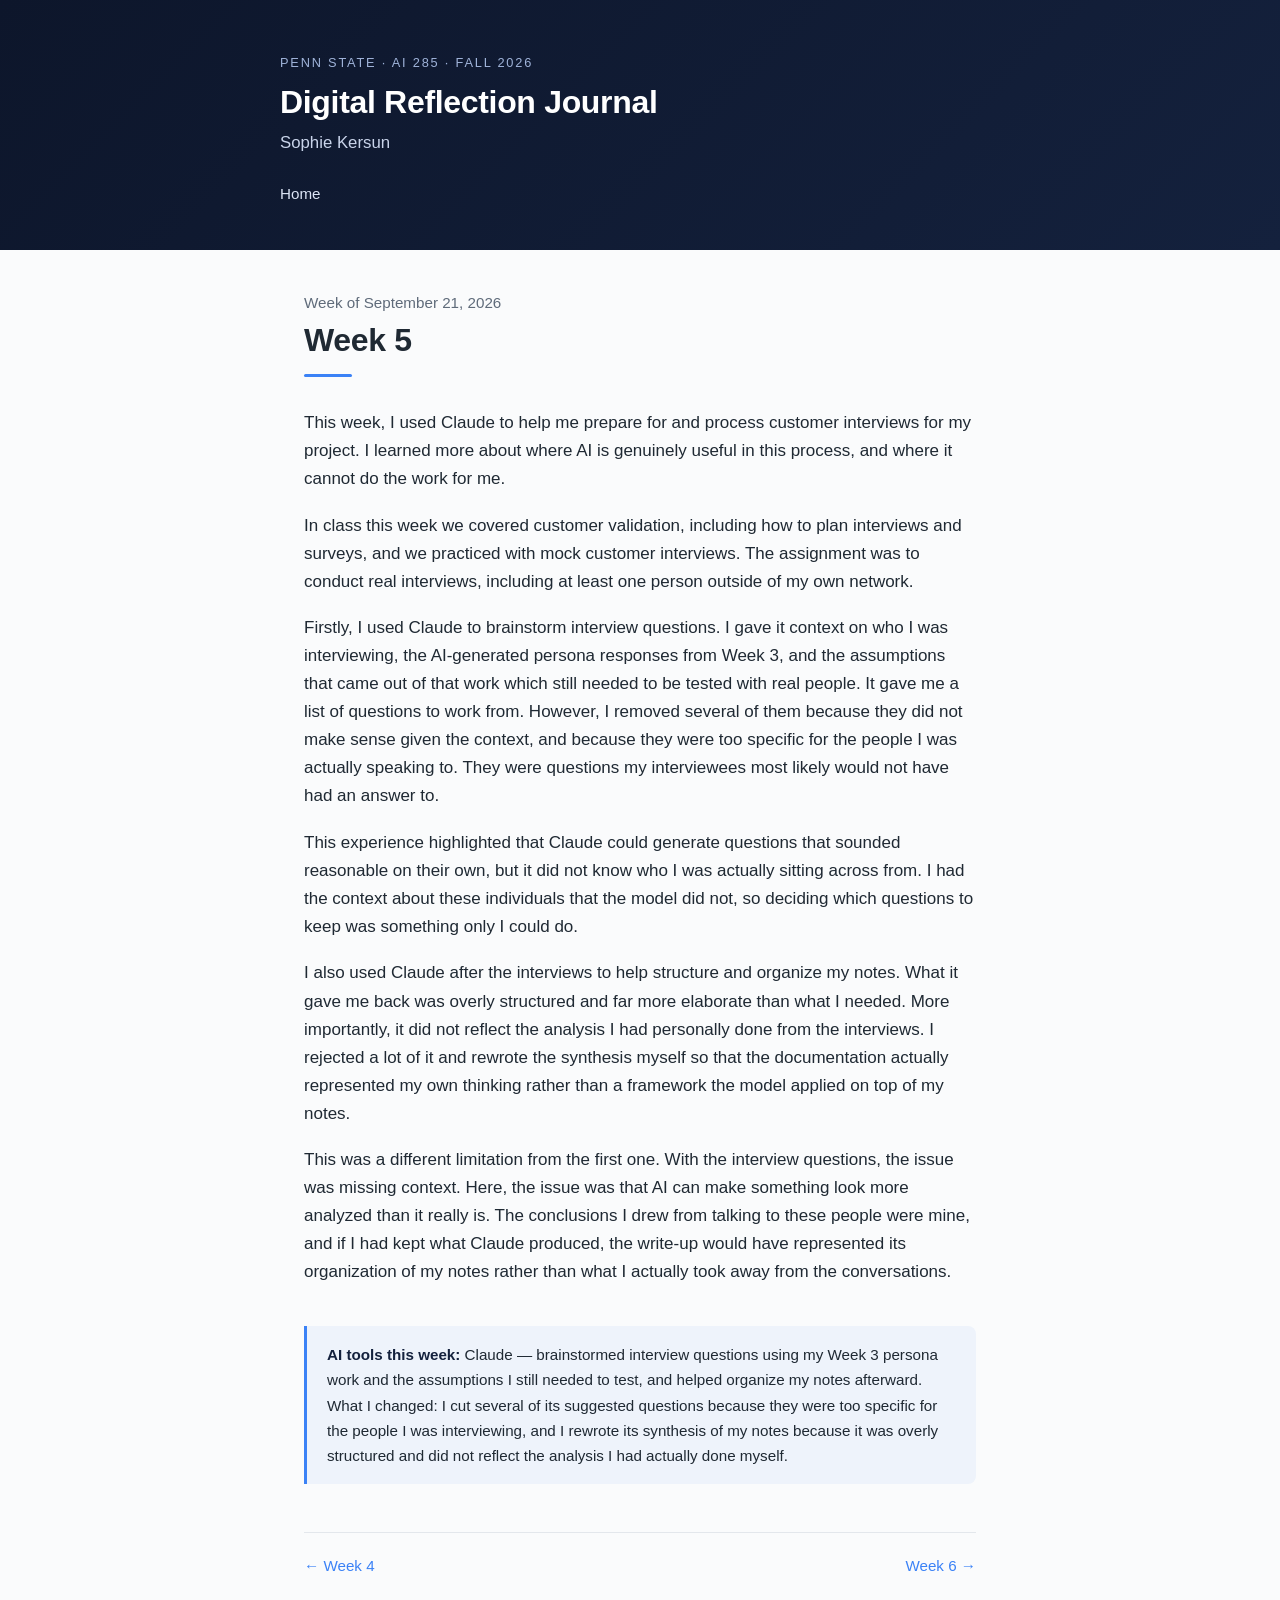
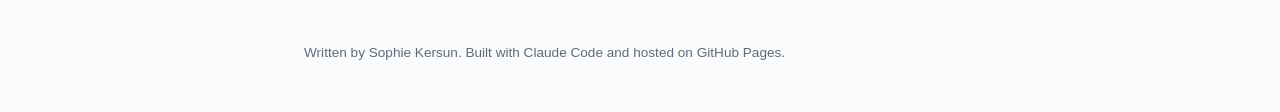
<file: week5.html>
<!doctype html>
<html lang="en">
<head>
  <meta charset="utf-8">
  <meta name="viewport" content="width=device-width, initial-scale=1">
  <title>Week 5 | AI 285 Weekly Reflections</title>
  <link rel="stylesheet" href="style.css">
</head>
<body>
  <header class="site-header">
    <div class="inner">
      <p class="kicker">Penn State · AI 285 · Fall 2026</p>
      <h1>Digital Reflection Journal</h1>
      <p class="byline">Sophie Kersun</p>
      <nav><a href="index.html">Home</a></nav>
    </div>
  </header>

  <main>
    <article class="post">
      <header>
        <p class="date">Week of September 21, 2026</p>
        <h1>Week 5</h1>
      </header>

      <p>This week, I used Claude to help me prepare for and process customer interviews for my project. I learned more about where AI is genuinely useful in this process, and where it cannot do the work for me.</p>

      <p>In class this week we covered customer validation, including how to plan interviews and surveys, and we practiced with mock customer interviews. The assignment was to conduct real interviews, including at least one person outside of my own network.</p>

      <p>Firstly, I used Claude to brainstorm interview questions. I gave it context on who I was interviewing, the AI-generated persona responses from Week 3, and the assumptions that came out of that work which still needed to be tested with real people. It gave me a list of questions to work from. However, I removed several of them because they did not make sense given the context, and because they were too specific for the people I was actually speaking to. They were questions my interviewees most likely would not have had an answer to.</p>

      <p>This experience highlighted that Claude could generate questions that sounded reasonable on their own, but it did not know who I was actually sitting across from. I had the context about these individuals that the model did not, so deciding which questions to keep was something only I could do.</p>

      <p>I also used Claude after the interviews to help structure and organize my notes. What it gave me back was overly structured and far more elaborate than what I needed. More importantly, it did not reflect the analysis I had personally done from the interviews. I rejected a lot of it and rewrote the synthesis myself so that the documentation actually represented my own thinking rather than a framework the model applied on top of my notes.</p>

      <p>This was a different limitation from the first one. With the interview questions, the issue was missing context. Here, the issue was that AI can make something look more analyzed than it really is. The conclusions I drew from talking to these people were mine, and if I had kept what Claude produced, the write-up would have represented its organization of my notes rather than what I actually took away from the conversations.</p>

      <div class="tools"><strong>AI tools this week:</strong> Claude — brainstormed interview questions using my Week 3 persona work and the assumptions I still needed to test, and helped organize my notes afterward. What I changed: I cut several of its suggested questions because they were too specific for the people I was interviewing, and I rewrote its synthesis of my notes because it was overly structured and did not reflect the analysis I had actually done myself.</div>

      <nav class="post-nav">
        <a href="week4.html">← Week 4</a>
        <a href="week6.html">Week 6 →</a>
      </nav>
    </article>
  </main>

  <footer>Written by Sophie Kersun. Built with Claude Code and hosted on GitHub Pages.</footer>
</body>
</html>
</file>
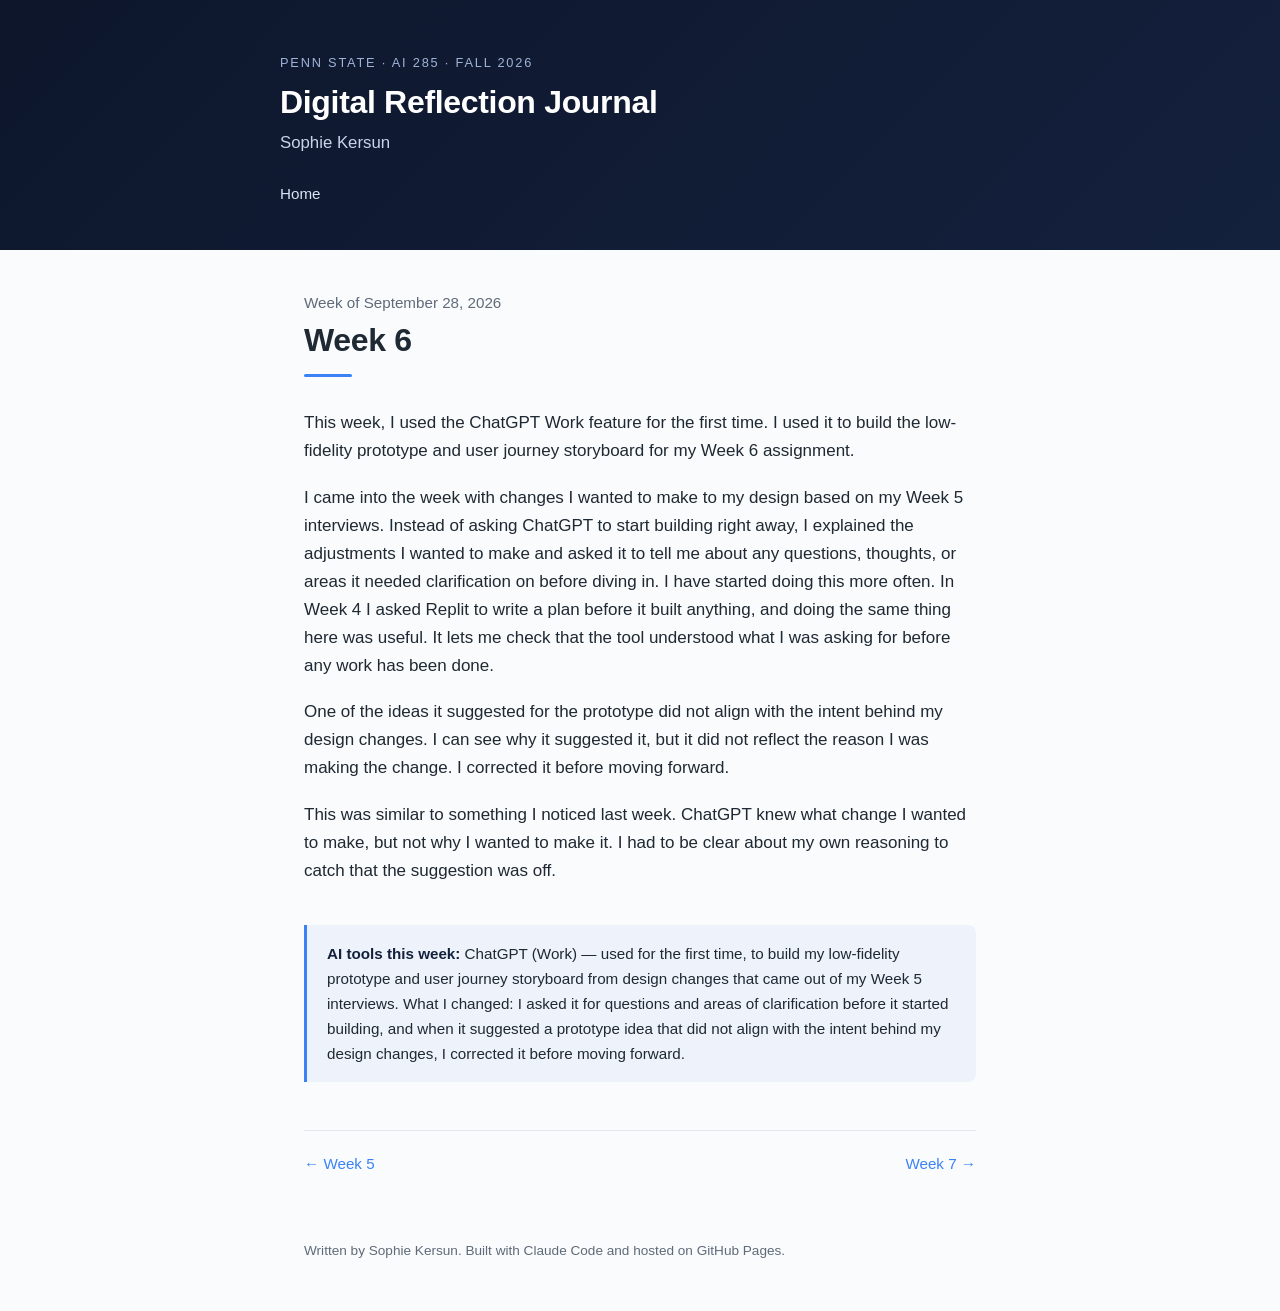
<file: week6.html>
<!doctype html>
<html lang="en">
<head>
  <meta charset="utf-8">
  <meta name="viewport" content="width=device-width, initial-scale=1">
  <title>Week 6 | AI 285 Weekly Reflections</title>
  <link rel="stylesheet" href="style.css">
</head>
<body>
  <header class="site-header">
    <div class="inner">
      <p class="kicker">Penn State · AI 285 · Fall 2026</p>
      <h1>Digital Reflection Journal</h1>
      <p class="byline">Sophie Kersun</p>
      <nav><a href="index.html">Home</a></nav>
    </div>
  </header>

  <main>
    <article class="post">
      <header>
        <p class="date">Week of September 28, 2026</p>
        <h1>Week 6</h1>
      </header>

      <p>This week, I used the ChatGPT Work feature for the first time. I used it to build the low-fidelity prototype and user journey storyboard for my Week 6 assignment.</p>

      <p>I came into the week with changes I wanted to make to my design based on my Week 5 interviews. Instead of asking ChatGPT to start building right away, I explained the adjustments I wanted to make and asked it to tell me about any questions, thoughts, or areas it needed clarification on before diving in. I have started doing this more often. In Week 4 I asked Replit to write a plan before it built anything, and doing the same thing here was useful. It lets me check that the tool understood what I was asking for before any work has been done.</p>

      <p>One of the ideas it suggested for the prototype did not align with the intent behind my design changes. I can see why it suggested it, but it did not reflect the reason I was making the change. I corrected it before moving forward.</p>

      <p>This was similar to something I noticed last week. ChatGPT knew what change I wanted to make, but not why I wanted to make it. I had to be clear about my own reasoning to catch that the suggestion was off.</p>

      <div class="tools"><strong>AI tools this week:</strong> ChatGPT (Work) — used for the first time, to build my low-fidelity prototype and user journey storyboard from design changes that came out of my Week 5 interviews. What I changed: I asked it for questions and areas of clarification before it started building, and when it suggested a prototype idea that did not align with the intent behind my design changes, I corrected it before moving forward.</div>

      <nav class="post-nav">
        <a href="week5.html">← Week 5</a>
        <a href="week7.html">Week 7 →</a>
      </nav>
    </article>
  </main>

  <footer>Written by Sophie Kersun. Built with Claude Code and hosted on GitHub Pages.</footer>
</body>
</html>
</file>
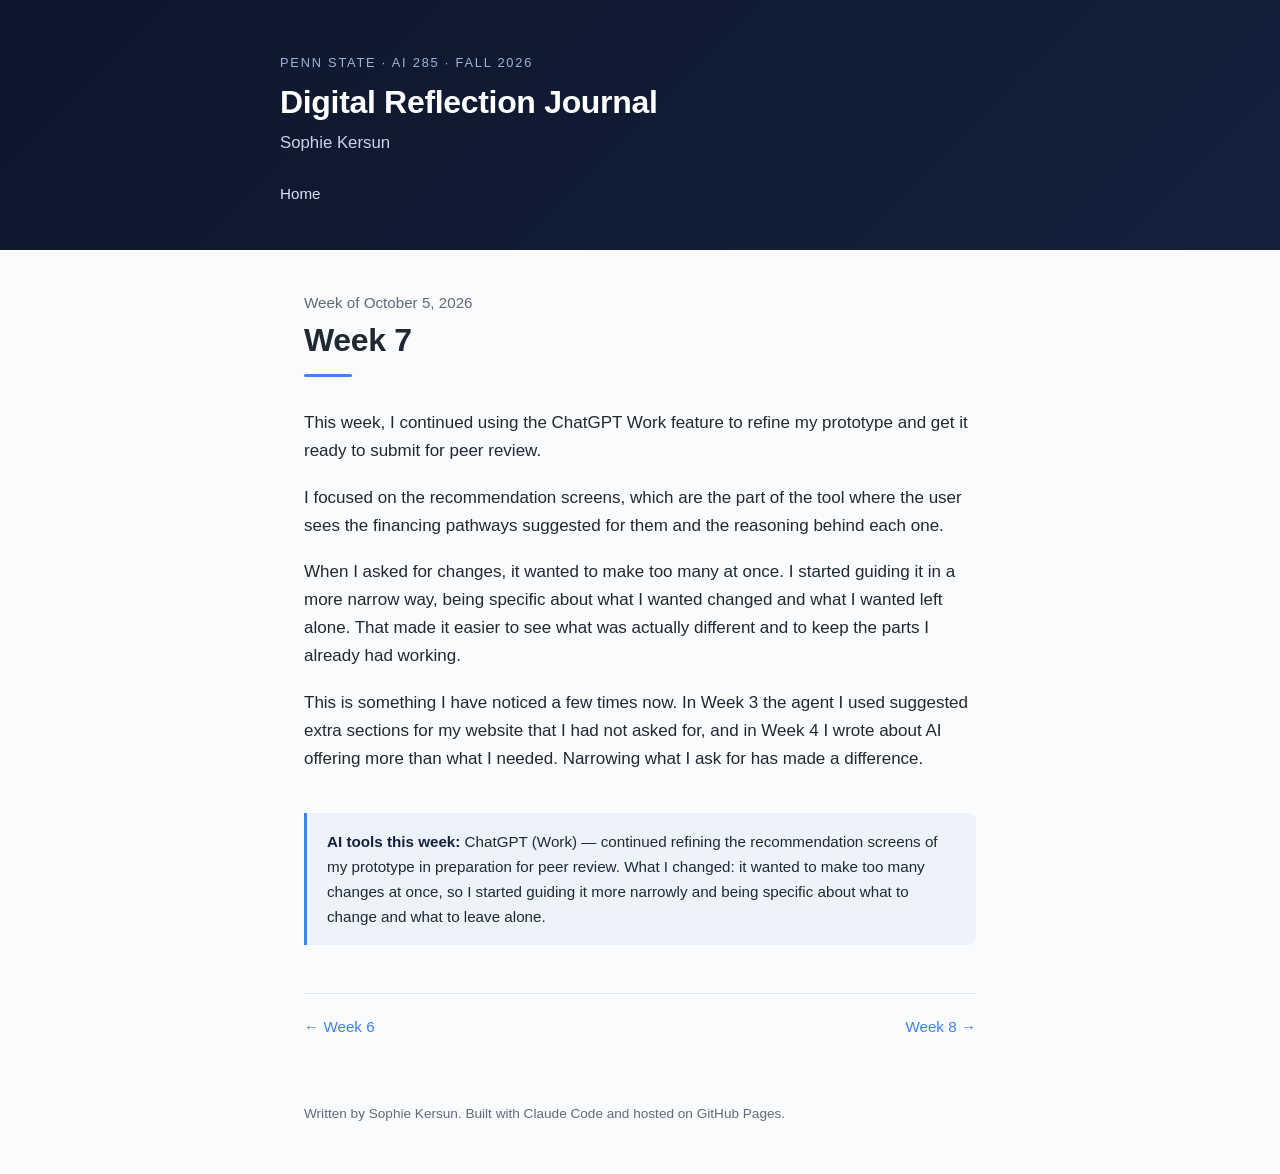
<file: week7.html>
<!doctype html>
<html lang="en">
<head>
  <meta charset="utf-8">
  <meta name="viewport" content="width=device-width, initial-scale=1">
  <title>Week 7 | AI 285 Weekly Reflections</title>
  <link rel="stylesheet" href="style.css">
</head>
<body>
  <header class="site-header">
    <div class="inner">
      <p class="kicker">Penn State · AI 285 · Fall 2026</p>
      <h1>Digital Reflection Journal</h1>
      <p class="byline">Sophie Kersun</p>
      <nav><a href="index.html">Home</a></nav>
    </div>
  </header>

  <main>
    <article class="post">
      <header>
        <p class="date">Week of October 5, 2026</p>
        <h1>Week 7</h1>
      </header>

      <p>This week, I continued using the ChatGPT Work feature to refine my prototype and get it ready to submit for peer review.</p>

      <p>I focused on the recommendation screens, which are the part of the tool where the user sees the financing pathways suggested for them and the reasoning behind each one.</p>

      <p>When I asked for changes, it wanted to make too many at once. I started guiding it in a more narrow way, being specific about what I wanted changed and what I wanted left alone. That made it easier to see what was actually different and to keep the parts I already had working.</p>

      <p>This is something I have noticed a few times now. In Week 3 the agent I used suggested extra sections for my website that I had not asked for, and in Week 4 I wrote about AI offering more than what I needed. Narrowing what I ask for has made a difference.</p>

      <div class="tools"><strong>AI tools this week:</strong> ChatGPT (Work) — continued refining the recommendation screens of my prototype in preparation for peer review. What I changed: it wanted to make too many changes at once, so I started guiding it more narrowly and being specific about what to change and what to leave alone.</div>

      <nav class="post-nav">
        <a href="week6.html">← Week 6</a>
        <a href="week8.html">Week 8 →</a>
      </nav>
    </article>
  </main>

  <footer>Written by Sophie Kersun. Built with Claude Code and hosted on GitHub Pages.</footer>
</body>
</html>
</file>
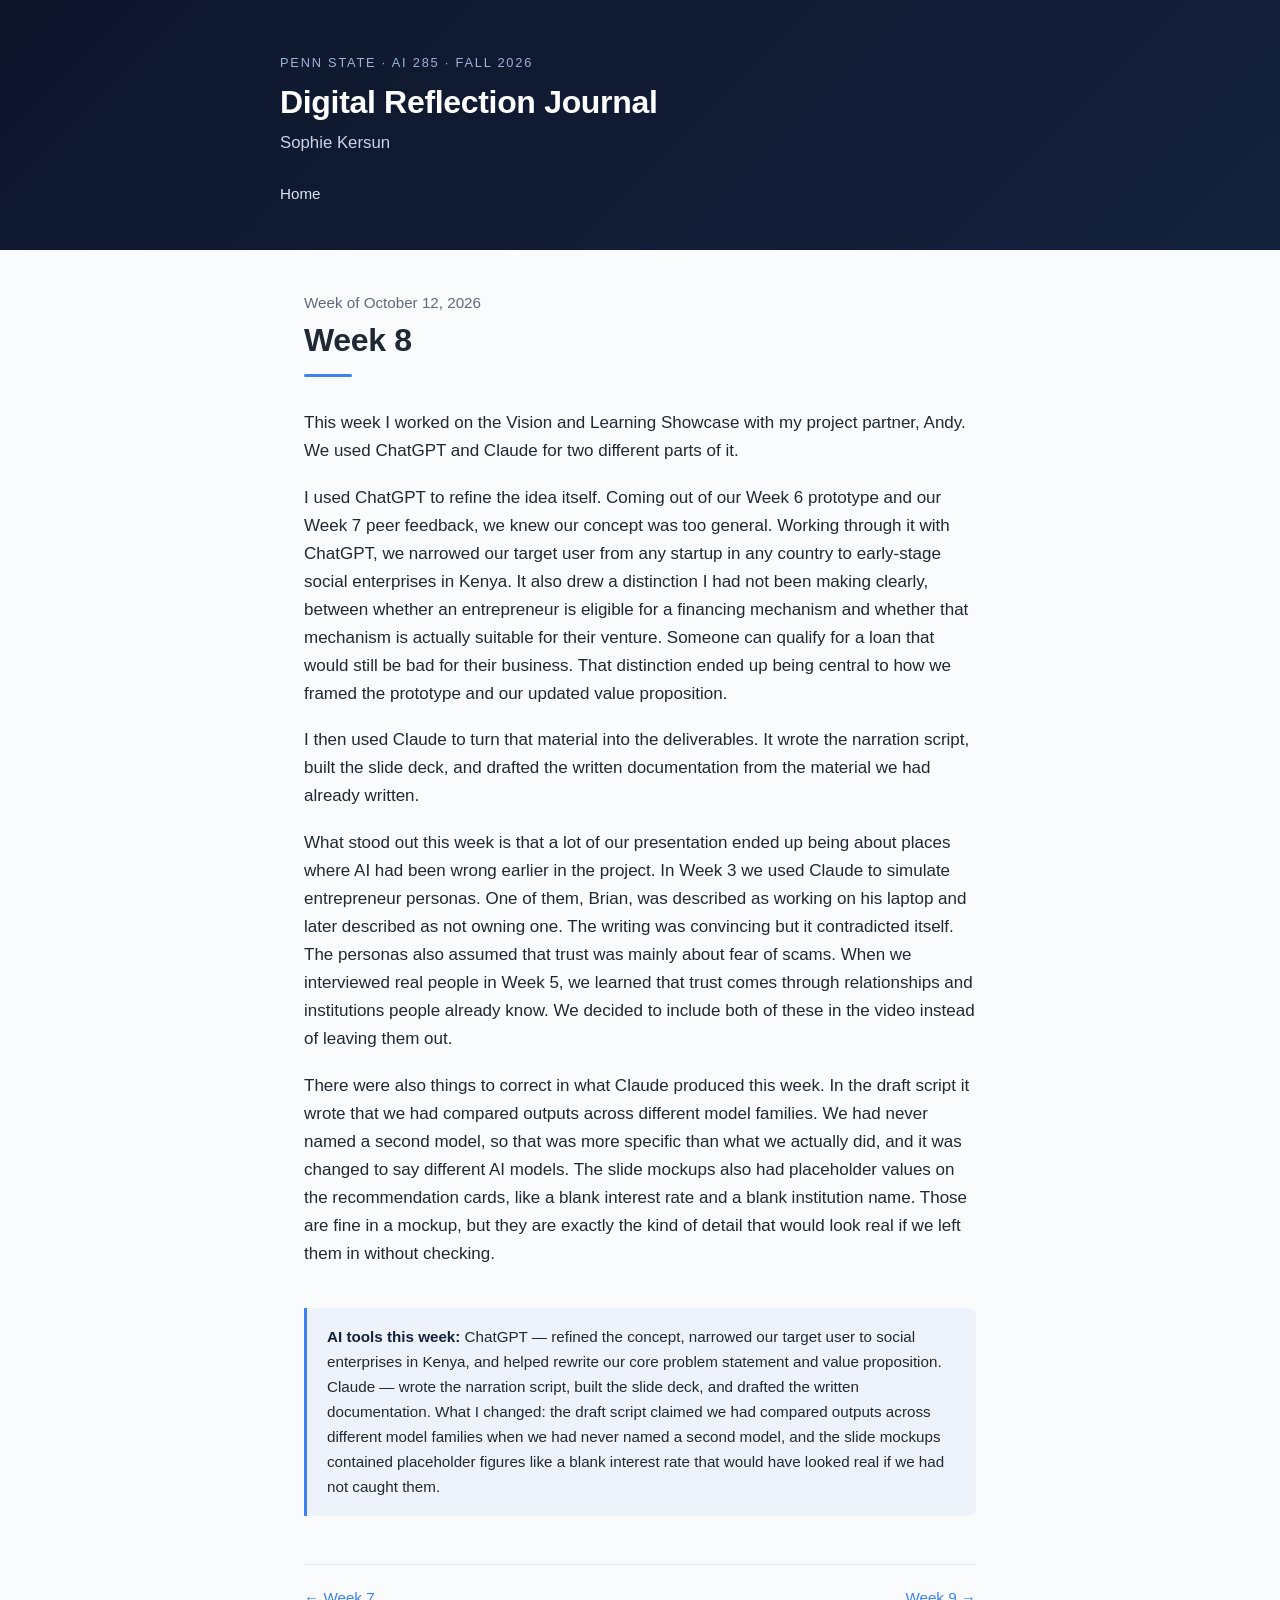
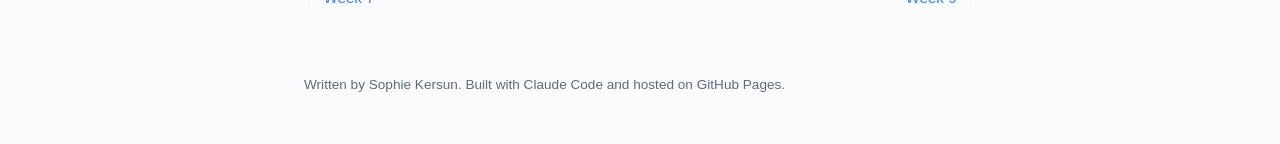
<file: week8.html>
<!doctype html>
<html lang="en">
<head>
  <meta charset="utf-8">
  <meta name="viewport" content="width=device-width, initial-scale=1">
  <title>Week 8 | AI 285 Weekly Reflections</title>
  <link rel="stylesheet" href="style.css">
</head>
<body>
  <header class="site-header">
    <div class="inner">
      <p class="kicker">Penn State · AI 285 · Fall 2026</p>
      <h1>Digital Reflection Journal</h1>
      <p class="byline">Sophie Kersun</p>
      <nav><a href="index.html">Home</a></nav>
    </div>
  </header>

  <main>
    <article class="post">
      <header>
        <p class="date">Week of October 12, 2026</p>
        <h1>Week 8</h1>
      </header>

      <p>This week I worked on the Vision and Learning Showcase with my project partner, Andy. We used ChatGPT and Claude for two different parts of it.</p>

      <p>I used ChatGPT to refine the idea itself. Coming out of our Week 6 prototype and our Week 7 peer feedback, we knew our concept was too general. Working through it with ChatGPT, we narrowed our target user from any startup in any country to early-stage social enterprises in Kenya. It also drew a distinction I had not been making clearly, between whether an entrepreneur is eligible for a financing mechanism and whether that mechanism is actually suitable for their venture. Someone can qualify for a loan that would still be bad for their business. That distinction ended up being central to how we framed the prototype and our updated value proposition.</p>

      <p>I then used Claude to turn that material into the deliverables. It wrote the narration script, built the slide deck, and drafted the written documentation from the material we had already written.</p>

      <p>What stood out this week is that a lot of our presentation ended up being about places where AI had been wrong earlier in the project. In Week 3 we used Claude to simulate entrepreneur personas. One of them, Brian, was described as working on his laptop and later described as not owning one. The writing was convincing but it contradicted itself. The personas also assumed that trust was mainly about fear of scams. When we interviewed real people in Week 5, we learned that trust comes through relationships and institutions people already know. We decided to include both of these in the video instead of leaving them out.</p>

      <p>There were also things to correct in what Claude produced this week. In the draft script it wrote that we had compared outputs across different model families. We had never named a second model, so that was more specific than what we actually did, and it was changed to say different AI models. The slide mockups also had placeholder values on the recommendation cards, like a blank interest rate and a blank institution name. Those are fine in a mockup, but they are exactly the kind of detail that would look real if we left them in without checking.</p>

      <div class="tools"><strong>AI tools this week:</strong> ChatGPT — refined the concept, narrowed our target user to social enterprises in Kenya, and helped rewrite our core problem statement and value proposition. Claude — wrote the narration script, built the slide deck, and drafted the written documentation. What I changed: the draft script claimed we had compared outputs across different model families when we had never named a second model, and the slide mockups contained placeholder figures like a blank interest rate that would have looked real if we had not caught them.</div>

      <nav class="post-nav">
        <a href="week7.html">← Week 7</a>
        <a href="week9.html">Week 9 →</a>
      </nav>
    </article>
  </main>

  <footer>Written by Sophie Kersun. Built with Claude Code and hosted on GitHub Pages.</footer>
</body>
</html>
</file>
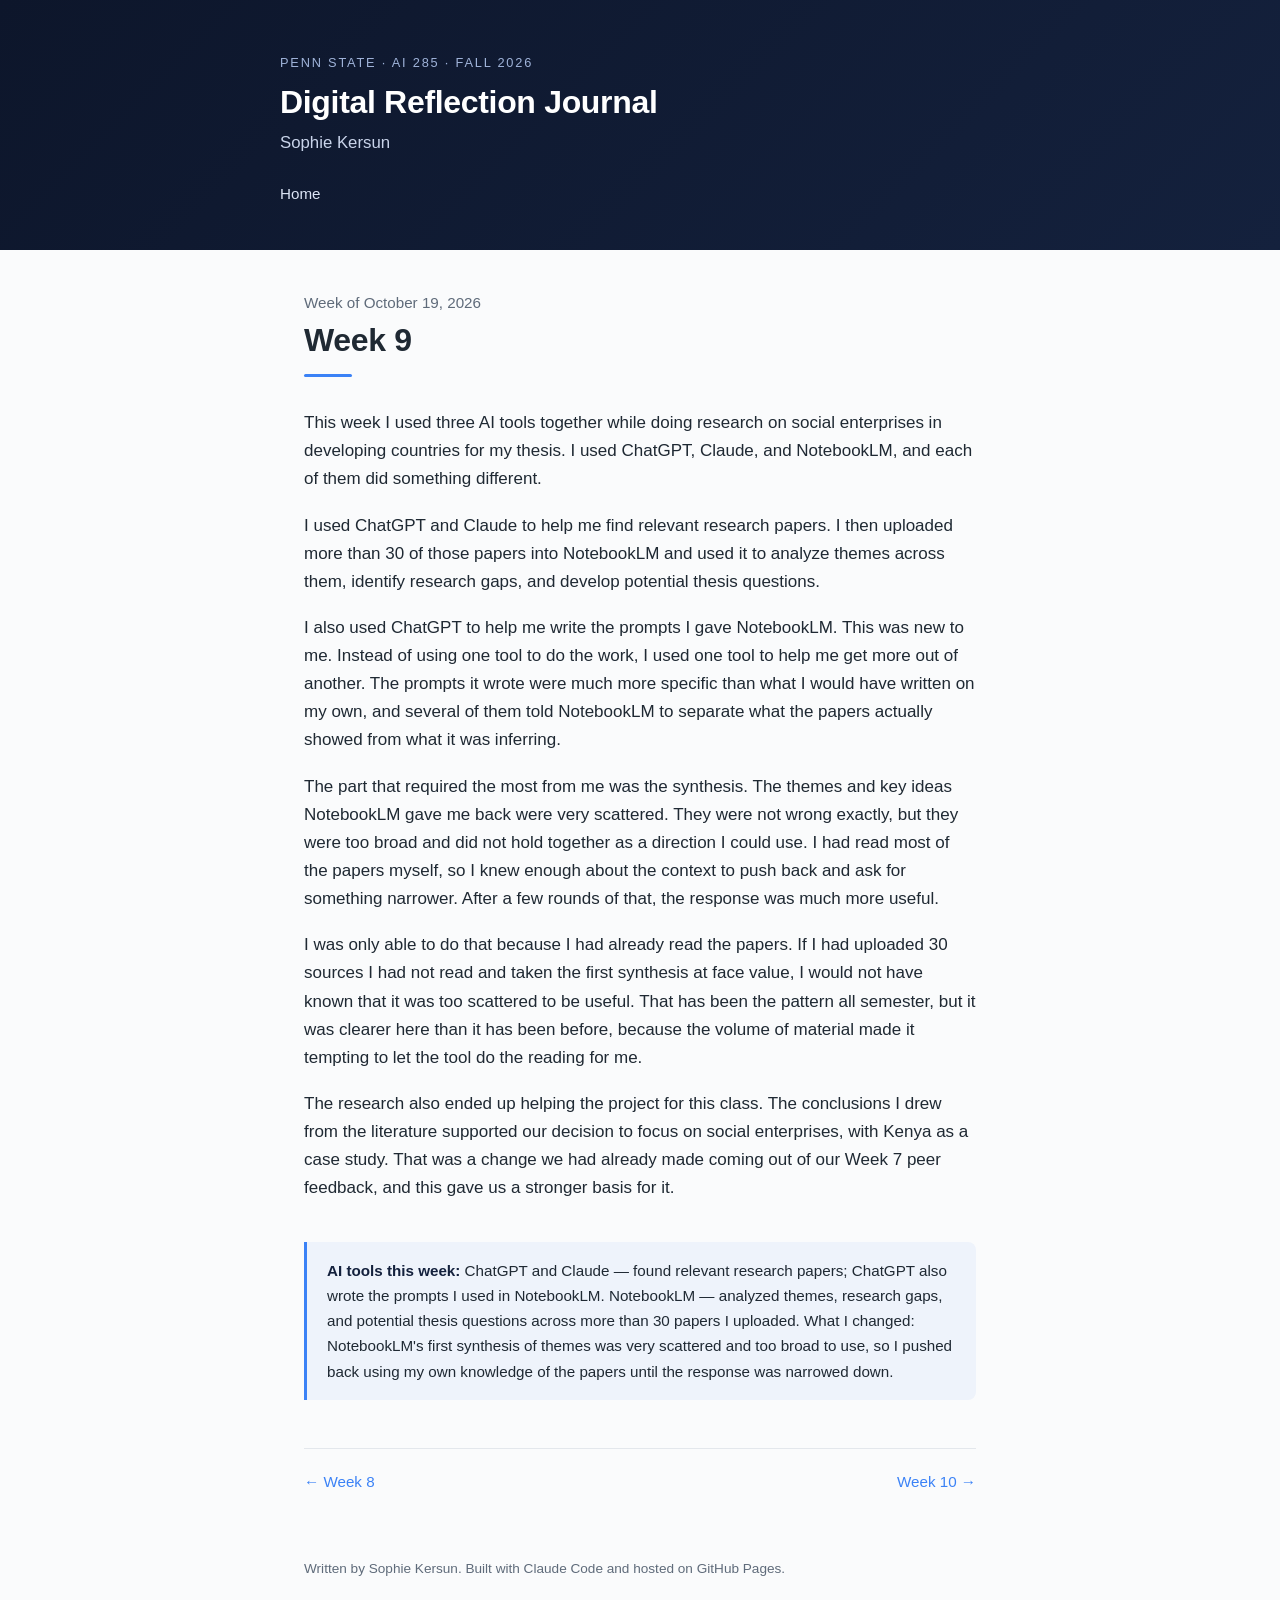
<file: week9.html>
<!doctype html>
<html lang="en">
<head>
  <meta charset="utf-8">
  <meta name="viewport" content="width=device-width, initial-scale=1">
  <title>Week 9 | AI 285 Weekly Reflections</title>
  <link rel="stylesheet" href="style.css">
</head>
<body>
  <header class="site-header">
    <div class="inner">
      <p class="kicker">Penn State · AI 285 · Fall 2026</p>
      <h1>Digital Reflection Journal</h1>
      <p class="byline">Sophie Kersun</p>
      <nav><a href="index.html">Home</a></nav>
    </div>
  </header>

  <main>
    <article class="post">
      <header>
        <p class="date">Week of October 19, 2026</p>
        <h1>Week 9</h1>
      </header>

      <p>This week I used three AI tools together while doing research on social enterprises in developing countries for my thesis. I used ChatGPT, Claude, and NotebookLM, and each of them did something different.</p>

      <p>I used ChatGPT and Claude to help me find relevant research papers. I then uploaded more than 30 of those papers into NotebookLM and used it to analyze themes across them, identify research gaps, and develop potential thesis questions.</p>

      <p>I also used ChatGPT to help me write the prompts I gave NotebookLM. This was new to me. Instead of using one tool to do the work, I used one tool to help me get more out of another. The prompts it wrote were much more specific than what I would have written on my own, and several of them told NotebookLM to separate what the papers actually showed from what it was inferring.</p>

      <p>The part that required the most from me was the synthesis. The themes and key ideas NotebookLM gave me back were very scattered. They were not wrong exactly, but they were too broad and did not hold together as a direction I could use. I had read most of the papers myself, so I knew enough about the context to push back and ask for something narrower. After a few rounds of that, the response was much more useful.</p>

      <p>I was only able to do that because I had already read the papers. If I had uploaded 30 sources I had not read and taken the first synthesis at face value, I would not have known that it was too scattered to be useful. That has been the pattern all semester, but it was clearer here than it has been before, because the volume of material made it tempting to let the tool do the reading for me.</p>

      <p>The research also ended up helping the project for this class. The conclusions I drew from the literature supported our decision to focus on social enterprises, with Kenya as a case study. That was a change we had already made coming out of our Week 7 peer feedback, and this gave us a stronger basis for it.</p>

      <div class="tools"><strong>AI tools this week:</strong> ChatGPT and Claude — found relevant research papers; ChatGPT also wrote the prompts I used in NotebookLM. NotebookLM — analyzed themes, research gaps, and potential thesis questions across more than 30 papers I uploaded. What I changed: NotebookLM's first synthesis of themes was very scattered and too broad to use, so I pushed back using my own knowledge of the papers until the response was narrowed down.</div>

      <nav class="post-nav">
        <a href="week8.html">← Week 8</a>
        <a href="week10.html">Week 10 →</a>
      </nav>
    </article>
  </main>

  <footer>Written by Sophie Kersun. Built with Claude Code and hosted on GitHub Pages.</footer>
</body>
</html>
</file>
<file: style.css>
/* AI 285 Weekly Reflections — shared stylesheet */
:root {
  --navy: #14213d;
  --navy-deep: #0d162b;
  --accent: #3b82f6;
  --ink: #1f2933;
  --muted: #5f6b7a;
  --rule: #e3e7ec;
  --page: #fafbfc;
  --card: #ffffff;
}

* { box-sizing: border-box; }

body {
  margin: 0;
  background: var(--page);
  color: var(--ink);
  font-family: -apple-system, BlinkMacSystemFont, "Segoe UI", Inter, Roboto, Helvetica, Arial, sans-serif;
  font-size: 17px;
  line-height: 1.65;
  -webkit-font-smoothing: antialiased;
}

/* Header band */
.site-header {
  background: linear-gradient(135deg, var(--navy-deep), var(--navy));
  color: #fff;
  padding: 3.25rem 1.5rem 2.75rem;
}
.site-header .inner {
  max-width: 720px;
  margin: 0 auto;
}
.site-header .kicker {
  font-size: 0.8rem;
  letter-spacing: 0.14em;
  text-transform: uppercase;
  color: #9fb3d9;
  margin: 0 0 0.6rem;
}
.site-header h1 {
  font-size: 2rem;
  font-weight: 700;
  letter-spacing: -0.01em;
  margin: 0;
  line-height: 1.2;
}
.site-header .byline {
  margin: 0.5rem 0 0;
  color: #c9d4ea;
  font-size: 1.05rem;
}
.site-header nav {
  margin-top: 1.5rem;
  font-size: 0.95rem;
}
.site-header nav a {
  color: #dbe4f5;
  text-decoration: none;
  border-bottom: 1px solid transparent;
  padding-bottom: 2px;
}
.site-header nav a:hover { border-bottom-color: #dbe4f5; }
.site-header nav .sep { color: #5f7099; margin: 0 0.6rem; }

/* Page body */
main {
  max-width: 720px;
  margin: 0 auto;
  padding: 2.5rem 1.5rem 4rem;
}

h2 {
  font-size: 1.15rem;
  text-transform: uppercase;
  letter-spacing: 0.08em;
  color: var(--muted);
  margin: 0 0 1.25rem;
}

.intro { margin: 0 0 2.5rem; color: var(--muted); }

/* Entry list on home */
.entries { list-style: none; margin: 0; padding: 0; }
.entries li {
  background: var(--card);
  border: 1px solid var(--rule);
  border-radius: 10px;
  margin-bottom: 0.9rem;
  transition: border-color 0.15s, transform 0.15s;
}
.entries li:hover { border-color: var(--accent); transform: translateY(-1px); }
.entries a {
  display: flex;
  align-items: baseline;
  justify-content: space-between;
  gap: 1rem;
  padding: 1.1rem 1.35rem;
  color: inherit;
  text-decoration: none;
}
.entries .week { font-weight: 600; }
.entries .date { color: var(--muted); font-size: 0.95rem; white-space: nowrap; }
.entries li.upcoming { border-style: dashed; background: transparent; }
.entries li.upcoming:hover { border-color: var(--rule); transform: none; }
.entries li.upcoming a { cursor: default; color: var(--muted); }

/* Individual post */
.post header { margin-bottom: 2rem; }
.post .date {
  color: var(--muted);
  font-size: 0.95rem;
  margin: 0 0 0.4rem;
}
.post h1 {
  font-size: 2rem;
  margin: 0;
  letter-spacing: -0.01em;
  line-height: 1.2;
}
.post h1::after {
  content: "";
  display: block;
  width: 48px;
  height: 3px;
  background: var(--accent);
  margin-top: 0.9rem;
  border-radius: 2px;
}
.post h3 {
  font-size: 1.05rem;
  margin: 2rem 0 0.5rem;
  color: var(--navy);
}
.post p { margin: 0 0 1.15rem; }

.tools {
  margin-top: 2.5rem;
  padding: 1rem 1.25rem;
  background: #eef3fb;
  border-left: 3px solid var(--accent);
  border-radius: 0 8px 8px 0;
  font-size: 0.95rem;
}
.tools strong { color: var(--navy); }

.post-nav {
  display: flex;
  justify-content: space-between;
  margin-top: 3rem;
  padding-top: 1.25rem;
  border-top: 1px solid var(--rule);
  font-size: 0.95rem;
}
.post-nav a { color: var(--accent); text-decoration: none; }
.post-nav a:hover { text-decoration: underline; }

footer {
  max-width: 720px;
  margin: 0 auto;
  padding: 0 1.5rem 3rem;
  color: var(--muted);
  font-size: 0.85rem;
}

@media (max-width: 520px) {
  .site-header h1, .post h1 { font-size: 1.6rem; }
  .entries a { flex-direction: column; gap: 0.2rem; }
}
</file>
